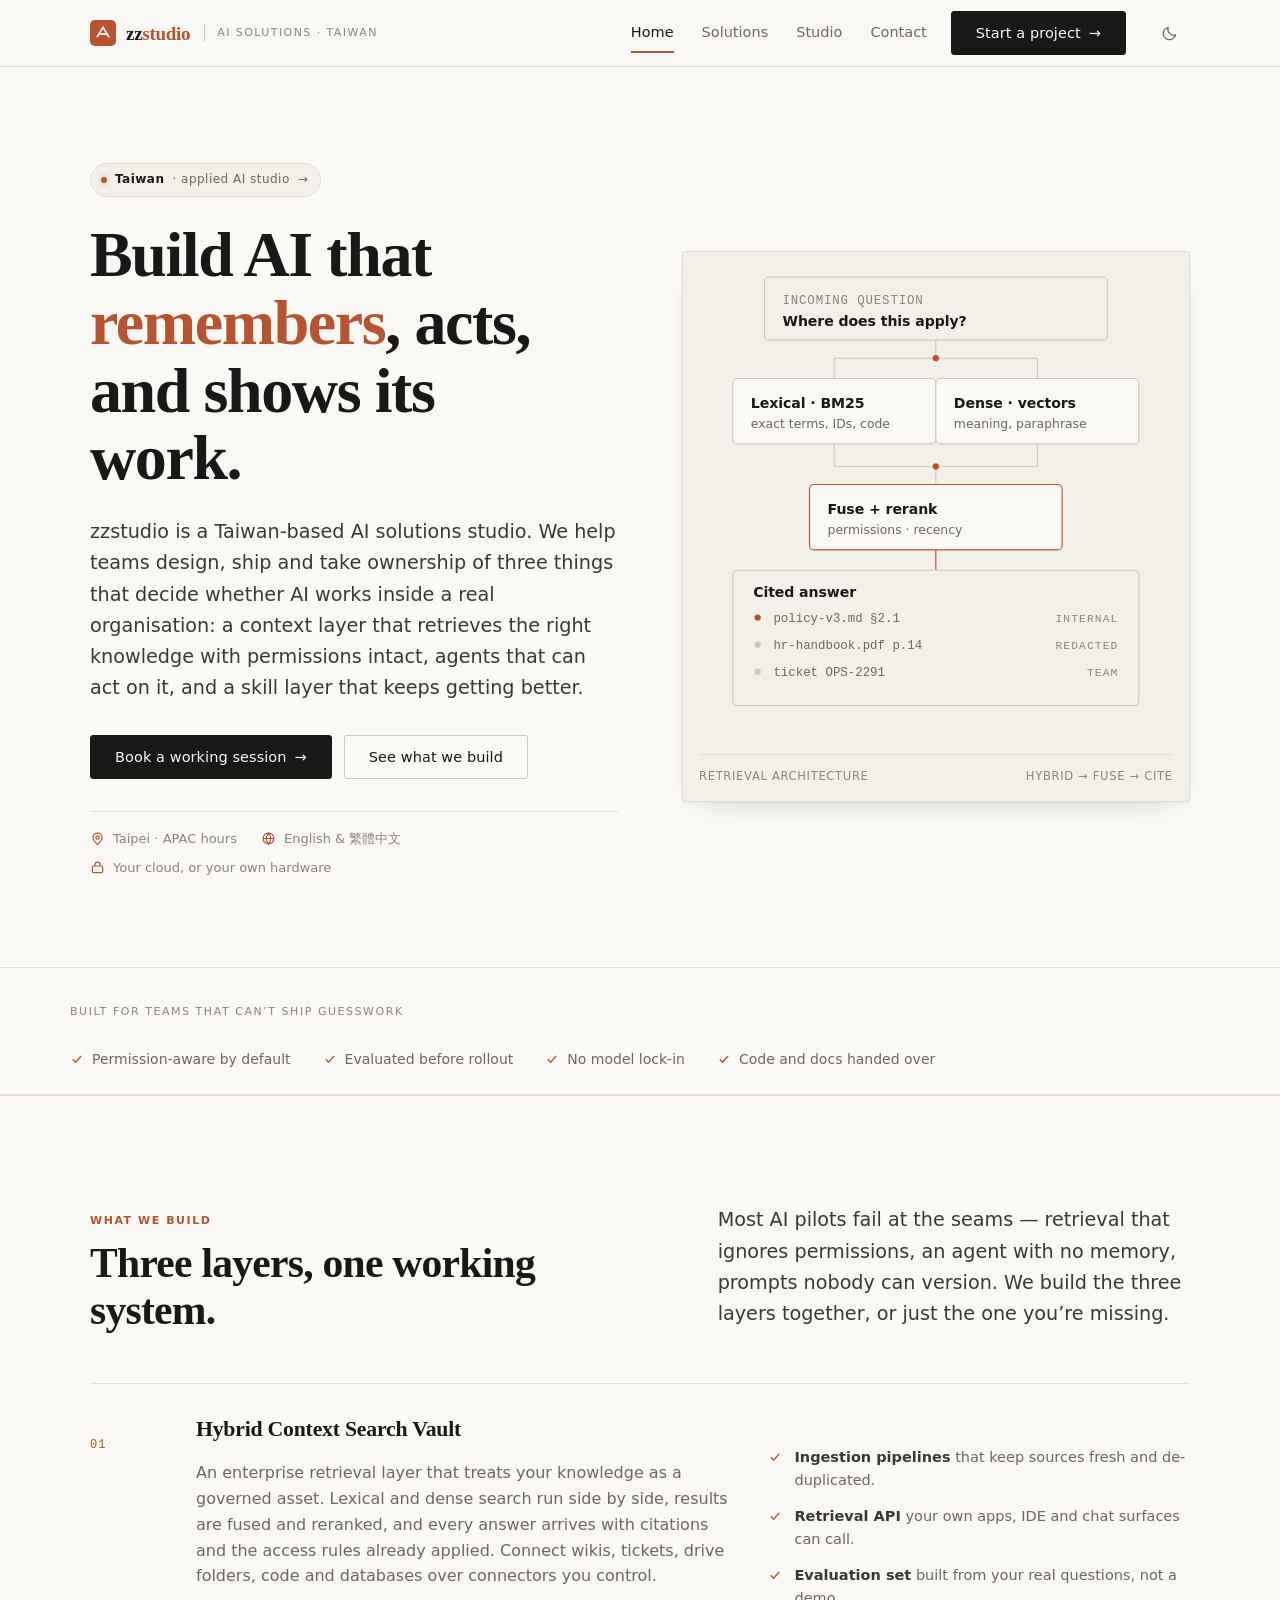
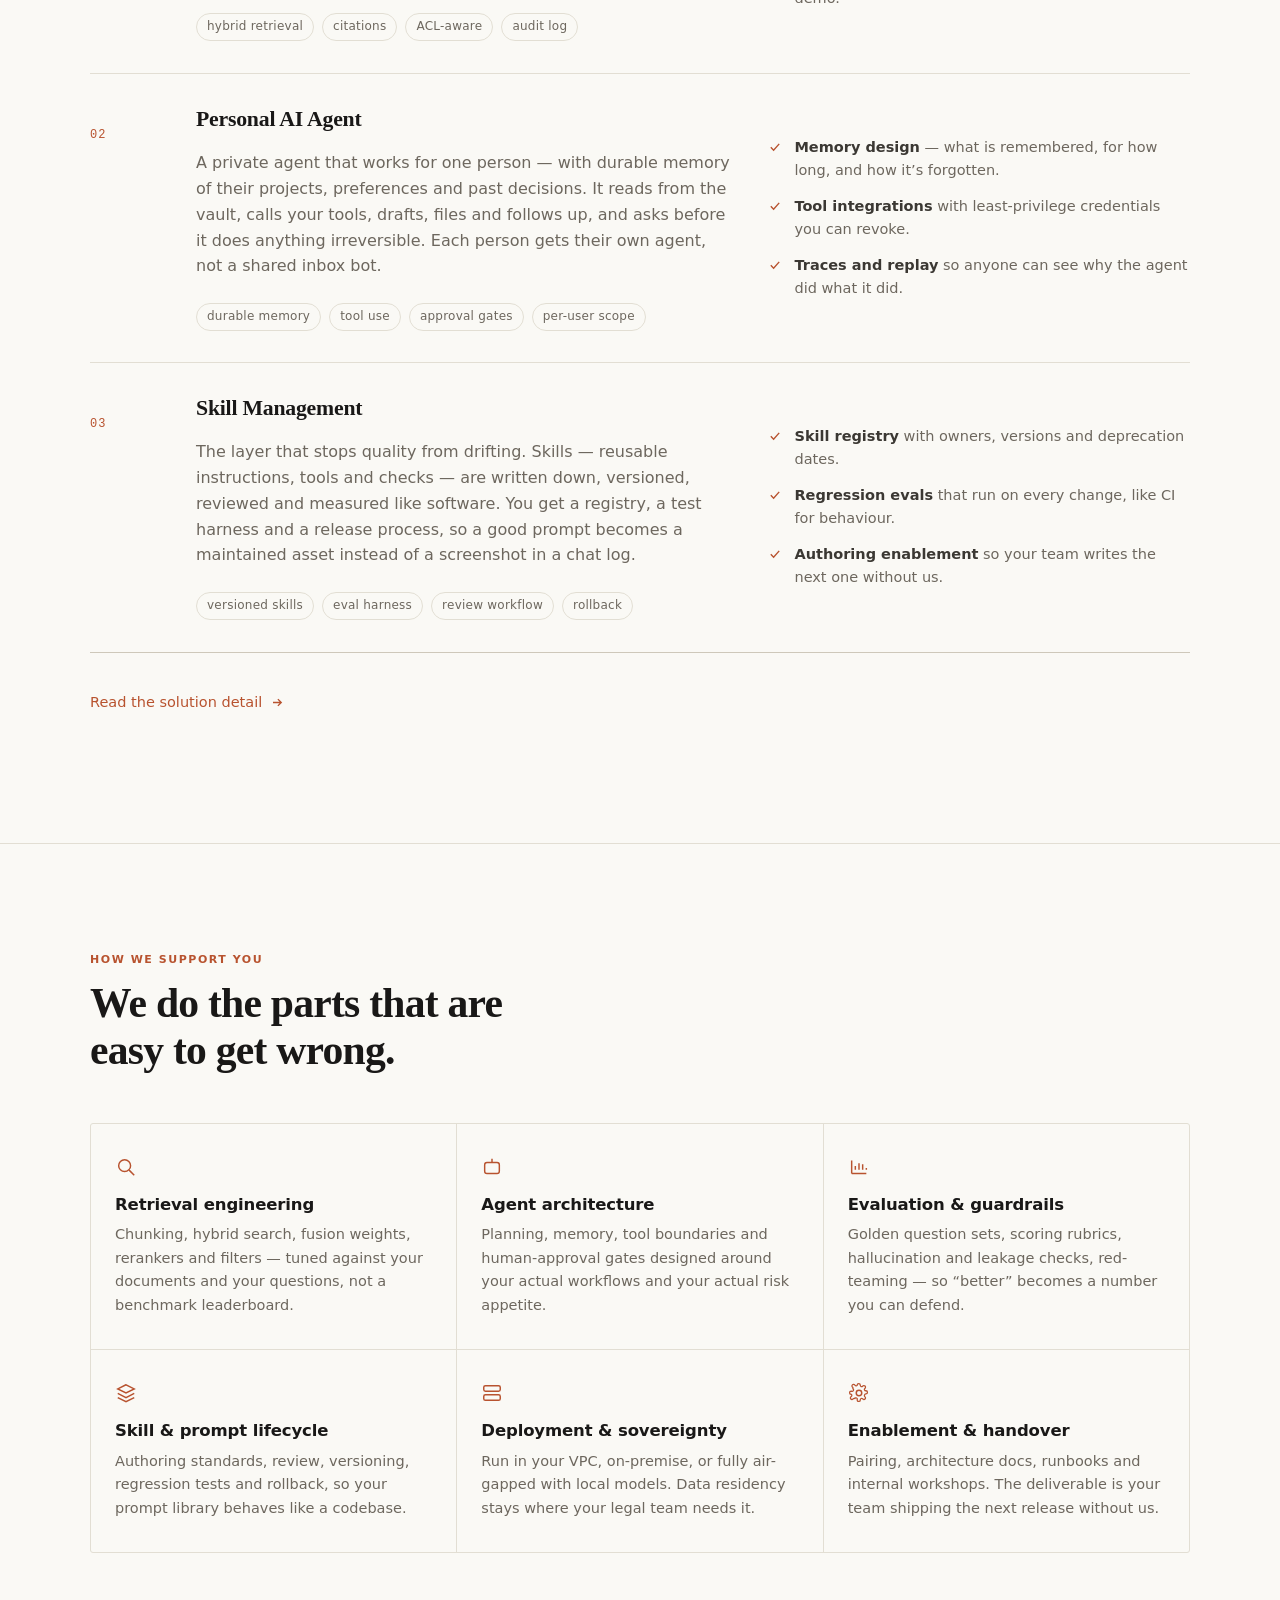
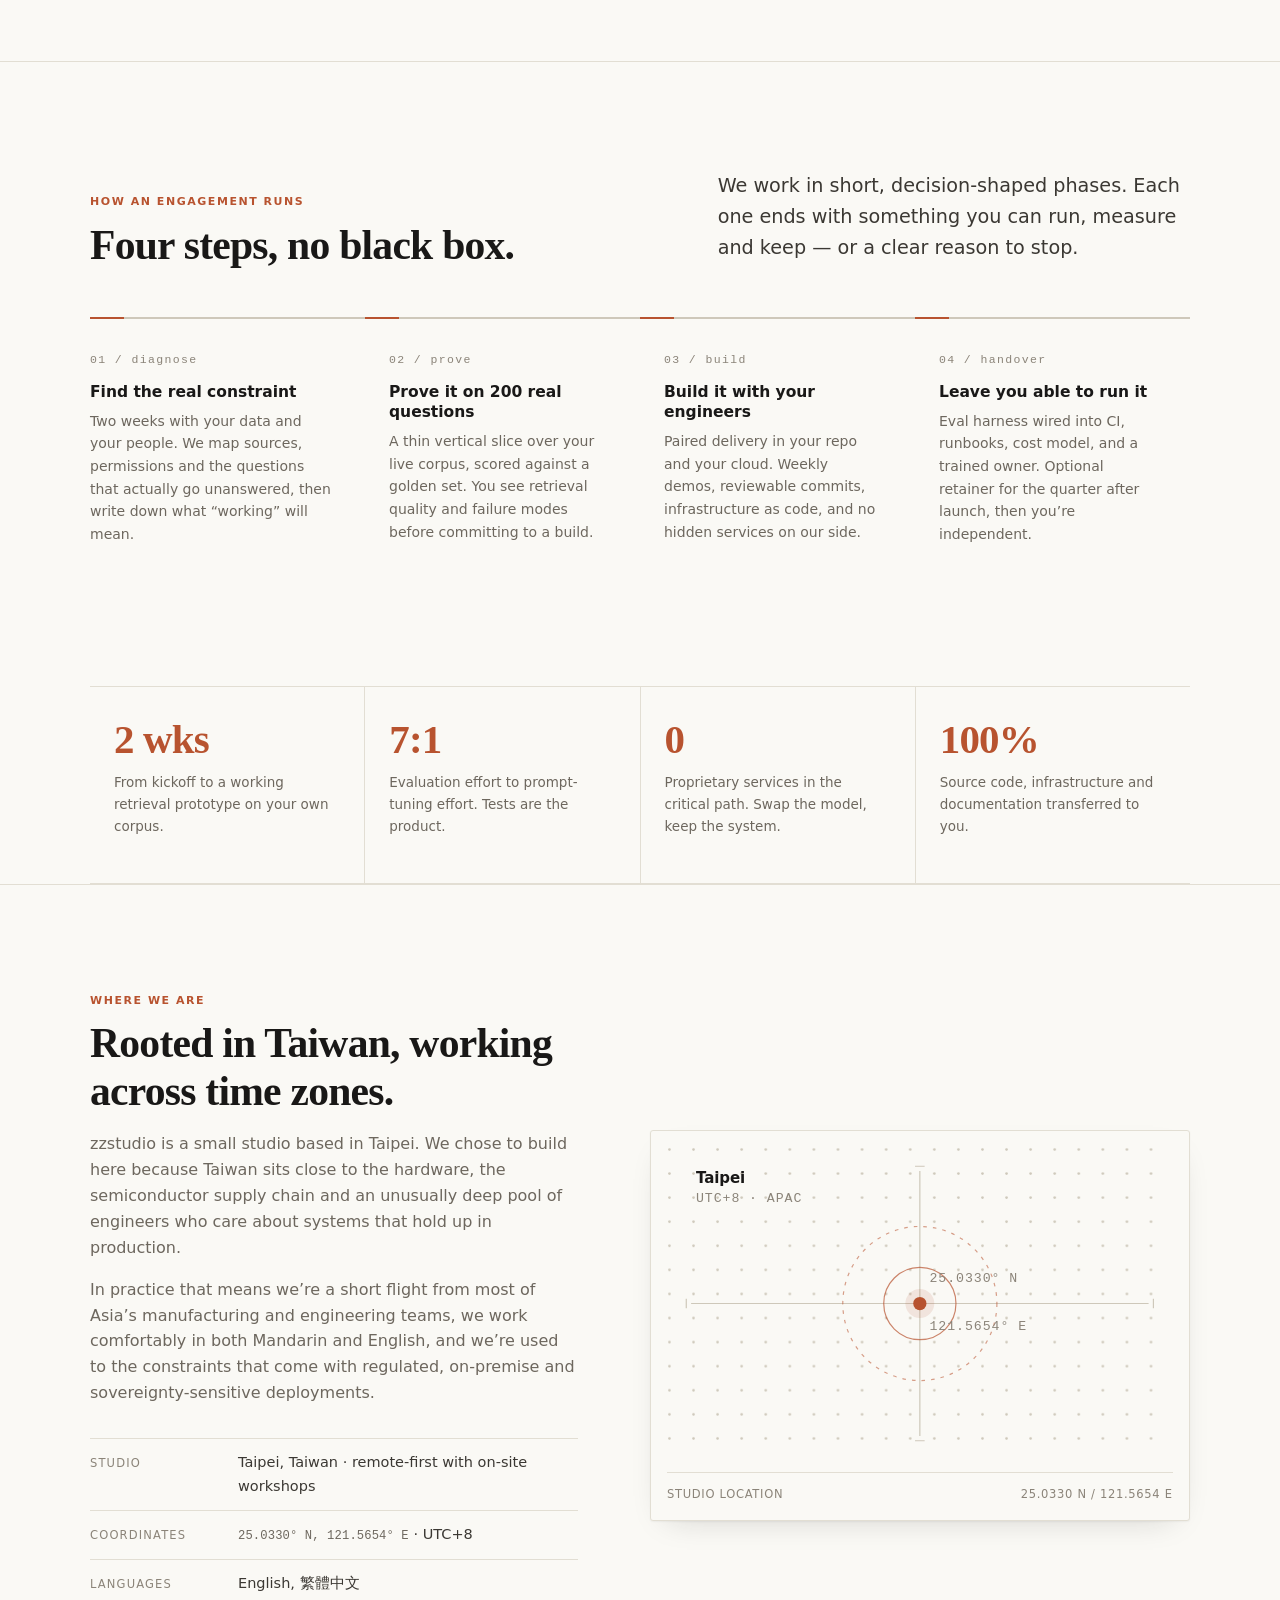
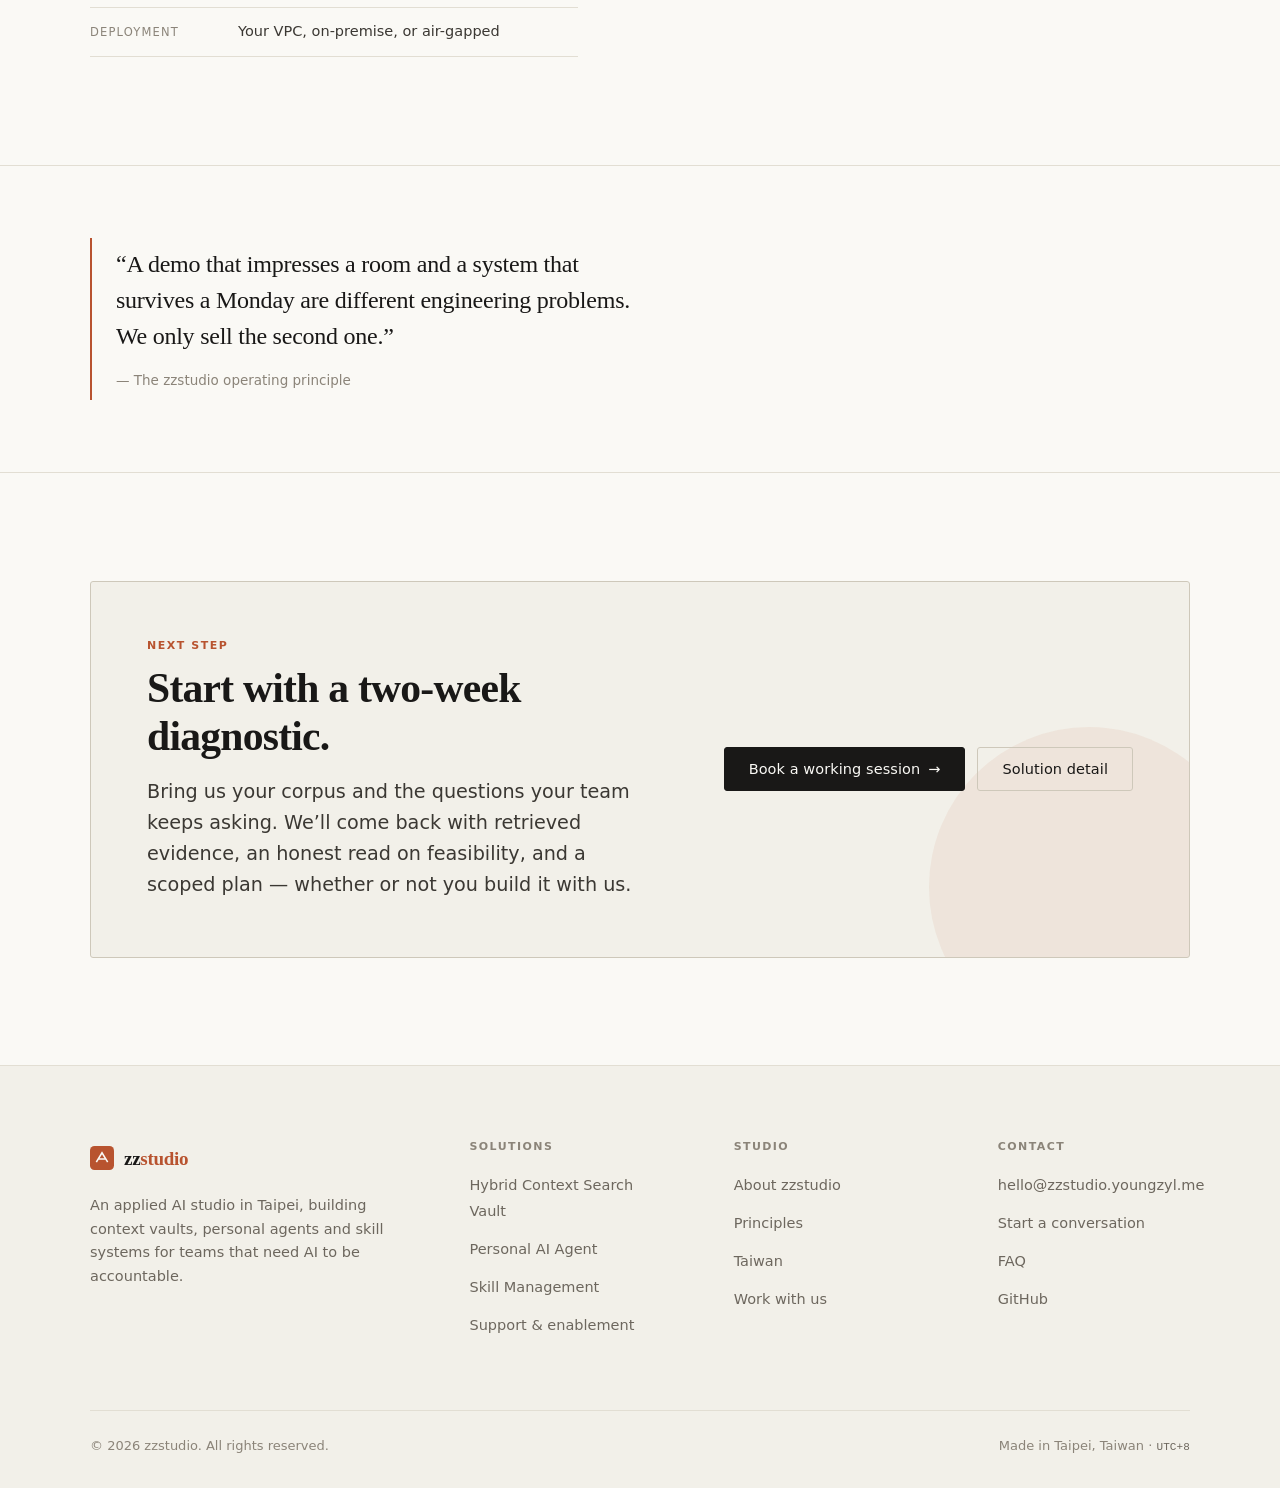
<file: index.html>
<!doctype html>
<html lang="en">
<head>
<meta charset="utf-8">
<meta name="viewport" content="width=device-width, initial-scale=1">
<title>zzstudio — AI solutions studio in Taiwan</title>
<meta name="description" content="zzstudio is a Taiwan-based AI solutions studio. We design, build and hand over hybrid context vaults, personal AI agents and skill management systems for teams that need AI to be trustworthy.">
<link rel="canonical" href="https://zzstudio.youngzyl.me/">
<meta name="color-scheme" content="light dark">
<meta name="theme-color" content="#faf9f5" media="(prefers-color-scheme: light)">
<meta name="theme-color" content="#141312" media="(prefers-color-scheme: dark)">
<meta property="og:type" content="website">
<meta property="og:site_name" content="zzstudio">
<meta property="og:title" content="zzstudio — AI solutions studio in Taiwan">
<meta property="og:description" content="We help teams build AI that remembers, acts, and shows its work.">
<meta property="og:url" content="https://zzstudio.youngzyl.me/">
<meta property="og:image" content="https://zzstudio.youngzyl.me/og.png">
<meta name="twitter:card" content="summary_large_image">
<link rel="icon" href="data:image/svg+xml,%3Csvg xmlns='http://www.w3.org/2000/svg' viewBox='0 0 32 32'%3E%3Crect width='32' height='32' rx='6' fill='%23b8532f'/%3E%3Cpath d='M9 20.5 16 9l7 11.5M11.6 17.4h8.8' stroke='%23faf9f5' stroke-width='2.1' fill='none' stroke-linecap='square'/%3E%3C/svg%3E">
<link rel="stylesheet" href="styles.css">
<script type="application/ld+json">
{
  "@context": "https://schema.org",
  "@type": "Organization",
  "name": "zzstudio",
  "url": "https://zzstudio.youngzyl.me/",
  "description": "AI solutions studio building hybrid context search vaults, personal AI agents and skill management systems.",
  "email": "hello@zzstudio.youngzyl.me",
  "address": {
    "@type": "PostalAddress",
    "addressLocality": "Taipei",
    "addressCountry": "TW"
  },
  "areaServed": "Worldwide",
  "knowsLanguage": [
    "en",
    "zh-Hant"
  ],
  "makesOffer": [
    {
      "@type": "Offer",
      "itemOffered": {
        "@type": "Service",
        "name": "Hybrid Context Search Vault"
      }
    },
    {
      "@type": "Offer",
      "itemOffered": {
        "@type": "Service",
        "name": "Personal AI Agent"
      }
    },
    {
      "@type": "Offer",
      "itemOffered": {
        "@type": "Service",
        "name": "Skill Management"
      }
    }
  ]
}
</script>
</head>
<body>
<a class="skip" href="#main">Skip to content</a>
<div class="progress" data-progress aria-hidden="true"></div>

<header class="masthead">
  <div class="shell masthead__inner">
    <a class="brand" href="index.html" aria-label="zzstudio — home">
      <svg class="brand__mark" width="26" height="26" viewBox="0 0 32 32" aria-hidden="true">
        <rect width="32" height="32" rx="6" fill="var(--clay)"></rect>
        <path d="M9 20.5 16 9l7 11.5M11.6 17.4h8.8" stroke="var(--paper)" stroke-width="2.1" fill="none" stroke-linecap="square"></path>
      </svg>
      <span class="brand__word">zz<span>studio</span></span>
      <span class="brand__sub">AI solutions · Taiwan</span>
    </a>

    <button class="icon-btn nav-toggle" type="button" data-nav-toggle aria-expanded="false" aria-controls="site-nav" aria-label="Toggle navigation">
      <svg width="20" height="20" viewBox="0 0 20 20" fill="none" stroke="currentColor" stroke-width="1.6" aria-hidden="true">
        <path d="M3 6h14M3 10h14M3 14h14"></path>
      </svg>
    </button>

    <nav class="nav" id="site-nav" data-nav data-open="false" aria-label="Primary">
      <a class="nav__link" href="index.html" aria-current="page">Home</a>
      <a class="nav__link" href="solutions.html">Solutions</a>
      <a class="nav__link" href="about.html">Studio</a>
      <a class="nav__link" href="contact.html">Contact</a>
      <span class="nav__cta"><a class="btn btn--primary" href="contact.html">Start a project <span class="btn__arrow" aria-hidden="true">→</span></a></span>
    </nav>

    <div class="masthead__tools">
      <button class="icon-btn theme-toggle" type="button" data-theme-toggle aria-pressed="false" aria-label="Switch appearance">
        <svg class="moon" width="18" height="18" viewBox="0 0 20 20" fill="none" stroke="currentColor" stroke-width="1.5" aria-hidden="true">
          <path d="M16 12.2A6.8 6.8 0 0 1 7.8 4a6.8 6.8 0 1 0 8.2 8.2Z"></path>
        </svg>
        <svg class="sun" width="18" height="18" viewBox="0 0 20 20" fill="none" stroke="currentColor" stroke-width="1.5" aria-hidden="true">
          <circle cx="10" cy="10" r="3.6"></circle>
          <path d="M10 2v2M10 16v2M2 10h2M16 10h2M4.3 4.3l1.4 1.4M14.3 14.3l1.4 1.4M15.7 4.3l-1.4 1.4M5.7 14.3l-1.4 1.4"></path>
        </svg>
      </button>
    </div>
  </div>
</header>

<main id="main">

  <!-- ============================================================ hero -->
  <section class="hero">
    <div class="shell hero__grid">
      <div>
        <a class="hero__tag" href="about.html">
          <span class="hero__pip" aria-hidden="true"></span>
          <b>Taiwan</b> · applied AI studio <span aria-hidden="true">→</span>
        </a>

        <h1 class="display hero__title">Build AI that <em>remembers</em>, acts, and shows its work.</h1>

        <p class="lede">zzstudio is a Taiwan-based AI solutions studio. We help teams design, ship and take ownership of three things that decide whether AI works inside a real organisation: a context layer that retrieves the right knowledge with permissions intact, agents that can act on it, and a skill layer that keeps getting better.</p>

        <div class="hero__actions">
          <a class="btn btn--primary" href="contact.html">Book a working session <span class="btn__arrow" aria-hidden="true">→</span></a>
          <a class="btn" href="solutions.html">See what we build</a>
        </div>

        <p class="hero__meta">
          <span>
            <svg width="15" height="15" viewBox="0 0 20 20" fill="none" stroke="currentColor" stroke-width="1.6" aria-hidden="true"><path d="M10 18s6-5.2 6-9.2A6 6 0 0 0 4 8.8C4 12.8 10 18 10 18Z"></path><circle cx="10" cy="8.6" r="2.2"></circle></svg>
            Taipei · APAC hours
          </span>
          <span>
            <svg width="15" height="15" viewBox="0 0 20 20" fill="none" stroke="currentColor" stroke-width="1.6" aria-hidden="true"><circle cx="10" cy="10" r="7.2"></circle><path d="M2.8 10h14.4M10 2.8c1.9 2 2.9 4.5 2.9 7.2S11.9 15.2 10 17.2C8.1 15.2 7.1 12.7 7.1 10S8.1 4.8 10 2.8Z"></path></svg>
            English &amp; 繁體中文
          </span>
          <span>
            <svg width="15" height="15" viewBox="0 0 20 20" fill="none" stroke="currentColor" stroke-width="1.6" aria-hidden="true"><rect x="3.2" y="8" width="13.6" height="8.8" rx="1.6"></rect><path d="M6.6 8V6.2a3.4 3.4 0 0 1 6.8 0V8"></path></svg>
            Your cloud, or your own hardware
          </span>
        </p>
      </div>

      <figure class="figure reveal" aria-label="Diagram: a question is answered by combining lexical and vector retrieval, fused and reranked against permissions, returning a cited answer">
        <svg class="diagram" viewBox="0 0 420 420" role="img" aria-hidden="true" focusable="false">
          <!-- question -->
          <rect class="box box--soft" x="58" y="8" width="304" height="56" rx="4"></rect>
          <text x="74" y="32">incoming question</text>
          <text class="t-strong" x="74" y="51">Where does this apply?</text>

          <!-- fan out to both retrieval modes -->
          <path class="wire" d="M210 64V80"></path>
          <path class="wire" d="M120 80H300"></path>
          <path class="wire" d="M120 80V98"></path>
          <path class="wire" d="M300 80V98"></path>
          <circle class="node-dot" cx="210" cy="80" r="2.8"></circle>

          <!-- hybrid lanes -->
          <rect class="box" x="30" y="98" width="180" height="58" rx="4"></rect>
          <text class="t-strong" x="46" y="124">Lexical · BM25</text>
          <text class="t-body" x="46" y="142">exact terms, IDs, code</text>

          <rect class="box" x="210" y="98" width="180" height="58" rx="4"></rect>
          <text class="t-strong" x="226" y="124">Dense · vectors</text>
          <text class="t-body" x="226" y="142">meaning, paraphrase</text>

          <!-- converge -->
          <path class="wire" d="M120 156V176"></path>
          <path class="wire" d="M300 156V176"></path>
          <path class="wire" d="M120 176H300"></path>
          <path class="wire" d="M210 176V192"></path>
          <circle class="node-dot" cx="210" cy="176" r="2.8"></circle>

          <!-- fuse + rerank -->
          <rect class="box box--accent" x="98" y="192" width="224" height="58" rx="4"></rect>
          <text class="t-strong" x="114" y="218">Fuse + rerank</text>
          <text class="t-body" x="114" y="236">permissions · recency</text>

          <!-- answer with citations -->
          <path class="wire wire--accent" d="M210 250V268"></path>
          <rect class="box box--soft" x="30" y="268" width="360" height="120" rx="4"></rect>
          <text class="t-strong" x="48" y="292">Cited answer</text>

          <circle class="node-dot" cx="52" cy="310" r="2.8"></circle>
          <text class="t-cite" x="66" y="314">policy-v3.md §2.1</text>
          <text class="t-flag" x="372" y="314" text-anchor="end">internal</text>

          <circle cx="52" cy="334" r="2.8" fill="var(--rule-2)"></circle>
          <text class="t-cite" x="66" y="338">hr-handbook.pdf p.14</text>
          <text class="t-flag" x="372" y="338" text-anchor="end">redacted</text>

          <circle cx="52" cy="358" r="2.8" fill="var(--rule-2)"></circle>
          <text class="t-cite" x="66" y="362">ticket OPS-2291</text>
          <text class="t-flag" x="372" y="362" text-anchor="end">team</text>
        </svg>
        <figcaption class="figure__cap">
          <span>Retrieval architecture</span>
          <span>hybrid → fuse → cite</span>
        </figcaption>
      </figure>
    </div>
  </section>

  <!-- ======================================================= trust bar -->
  <section class="trust" aria-label="What we hold ourselves to">
    <div class="shell trust__inner">
      <p class="trust__label">Built for teams that can’t ship guesswork</p>
      <ul class="trust__list">
        <li><svg width="14" height="14" viewBox="0 0 20 20" fill="none" stroke="currentColor" stroke-width="2" aria-hidden="true"><path d="M4 10.5 8 14.5 16 5.5"></path></svg>Permission-aware by default</li>
        <li><svg width="14" height="14" viewBox="0 0 20 20" fill="none" stroke="currentColor" stroke-width="2" aria-hidden="true"><path d="M4 10.5 8 14.5 16 5.5"></path></svg>Evaluated before rollout</li>
        <li><svg width="14" height="14" viewBox="0 0 20 20" fill="none" stroke="currentColor" stroke-width="2" aria-hidden="true"><path d="M4 10.5 8 14.5 16 5.5"></path></svg>No model lock-in</li>
        <li><svg width="14" height="14" viewBox="0 0 20 20" fill="none" stroke="currentColor" stroke-width="2" aria-hidden="true"><path d="M4 10.5 8 14.5 16 5.5"></path></svg>Code and docs handed over</li>
      </ul>
    </div>
  </section>

  <!-- ======================================================= offerings -->
  <section class="section" id="what-we-build">
    <div class="shell">
      <div class="sec-head sec-head--split">
        <div>
          <p class="eyebrow">What we build</p>
          <h2 class="h2">Three layers, one working system.</h2>
        </div>
        <div class="sec-head__aside">
          <p class="lede">Most AI pilots fail at the seams — retrieval that ignores permissions, an agent with no memory, prompts nobody can version. We build the three layers together, or just the one you’re missing.</p>
        </div>
      </div>

      <div class="offer reveal">
        <p class="offer__num">01</p>
        <div class="offer__body">
          <h3 class="h3 offer__title"><a href="solutions.html#vault">Hybrid Context Search Vault</a></h3>
          <p class="body-copy">An enterprise retrieval layer that treats your knowledge as a governed asset. Lexical and dense search run side by side, results are fused and reranked, and every answer arrives with citations and the access rules already applied. Connect wikis, tickets, drive folders, code and databases over connectors you control.</p>
          <ul class="tagset">
            <li class="tag">hybrid retrieval</li>
            <li class="tag">citations</li>
            <li class="tag">ACL-aware</li>
            <li class="tag">audit log</li>
          </ul>
        </div>
        <div class="offer__aside">
          <ul class="ticks">
            <li><svg width="14" height="14" viewBox="0 0 20 20" fill="none" stroke="currentColor" stroke-width="2" aria-hidden="true"><path d="M4 10.5 8 14.5 16 5.5"></path></svg><span><strong>Ingestion pipelines</strong> that keep sources fresh and de-duplicated.</span></li>
            <li><svg width="14" height="14" viewBox="0 0 20 20" fill="none" stroke="currentColor" stroke-width="2" aria-hidden="true"><path d="M4 10.5 8 14.5 16 5.5"></path></svg><span><strong>Retrieval API</strong> your own apps, IDE and chat surfaces can call.</span></li>
            <li><svg width="14" height="14" viewBox="0 0 20 20" fill="none" stroke="currentColor" stroke-width="2" aria-hidden="true"><path d="M4 10.5 8 14.5 16 5.5"></path></svg><span><strong>Evaluation set</strong> built from your real questions, not a demo.</span></li>
          </ul>
        </div>
      </div>

      <div class="offer reveal">
        <p class="offer__num">02</p>
        <div class="offer__body">
          <h3 class="h3 offer__title"><a href="solutions.html#agent">Personal AI Agent</a></h3>
          <p class="body-copy">A private agent that works for one person — with durable memory of their projects, preferences and past decisions. It reads from the vault, calls your tools, drafts, files and follows up, and asks before it does anything irreversible. Each person gets their own agent, not a shared inbox bot.</p>
          <ul class="tagset">
            <li class="tag">durable memory</li>
            <li class="tag">tool use</li>
            <li class="tag">approval gates</li>
            <li class="tag">per-user scope</li>
          </ul>
        </div>
        <div class="offer__aside">
          <ul class="ticks">
            <li><svg width="14" height="14" viewBox="0 0 20 20" fill="none" stroke="currentColor" stroke-width="2" aria-hidden="true"><path d="M4 10.5 8 14.5 16 5.5"></path></svg><span><strong>Memory design</strong> — what is remembered, for how long, and how it’s forgotten.</span></li>
            <li><svg width="14" height="14" viewBox="0 0 20 20" fill="none" stroke="currentColor" stroke-width="2" aria-hidden="true"><path d="M4 10.5 8 14.5 16 5.5"></path></svg><span><strong>Tool integrations</strong> with least-privilege credentials you can revoke.</span></li>
            <li><svg width="14" height="14" viewBox="0 0 20 20" fill="none" stroke="currentColor" stroke-width="2" aria-hidden="true"><path d="M4 10.5 8 14.5 16 5.5"></path></svg><span><strong>Traces and replay</strong> so anyone can see why the agent did what it did.</span></li>
          </ul>
        </div>
      </div>

      <div class="offer reveal">
        <p class="offer__num">03</p>
        <div class="offer__body">
          <h3 class="h3 offer__title"><a href="solutions.html#skills">Skill Management</a></h3>
          <p class="body-copy">The layer that stops quality from drifting. Skills — reusable instructions, tools and checks — are written down, versioned, reviewed and measured like software. You get a registry, a test harness and a release process, so a good prompt becomes a maintained asset instead of a screenshot in a chat log.</p>
          <ul class="tagset">
            <li class="tag">versioned skills</li>
            <li class="tag">eval harness</li>
            <li class="tag">review workflow</li>
            <li class="tag">rollback</li>
          </ul>
        </div>
        <div class="offer__aside">
          <ul class="ticks">
            <li><svg width="14" height="14" viewBox="0 0 20 20" fill="none" stroke="currentColor" stroke-width="2" aria-hidden="true"><path d="M4 10.5 8 14.5 16 5.5"></path></svg><span><strong>Skill registry</strong> with owners, versions and deprecation dates.</span></li>
            <li><svg width="14" height="14" viewBox="0 0 20 20" fill="none" stroke="currentColor" stroke-width="2" aria-hidden="true"><path d="M4 10.5 8 14.5 16 5.5"></path></svg><span><strong>Regression evals</strong> that run on every change, like CI for behaviour.</span></li>
            <li><svg width="14" height="14" viewBox="0 0 20 20" fill="none" stroke="currentColor" stroke-width="2" aria-hidden="true"><path d="M4 10.5 8 14.5 16 5.5"></path></svg><span><strong>Authoring enablement</strong> so your team writes the next one without us.</span></li>
          </ul>
        </div>
      </div>

      <p style="margin-top:var(--s6)"><a class="arrow-link" href="solutions.html">Read the solution detail <svg width="15" height="15" viewBox="0 0 20 20" fill="none" stroke="currentColor" stroke-width="1.8" aria-hidden="true"><path d="M4 10h11M10.5 5.5 15 10l-4.5 4.5"></path></svg></a></p>
    </div>
  </section>

  <!-- ====================================================== capability -->
  <section class="section">
    <div class="shell">
      <div class="sec-head">
        <p class="eyebrow">How we support you</p>
        <h2 class="h2">We do the parts that are easy to get wrong.</h2>
      </div>

      <div class="grid grid--3 reveal">
        <div class="cell">
          <svg class="cell__icon" width="22" height="22" viewBox="0 0 24 24" fill="none" stroke="currentColor" stroke-width="1.6" aria-hidden="true"><circle cx="10.5" cy="10.5" r="6.5"></circle><path d="M15.4 15.4 21 21"></path></svg>
          <h3 class="cell__title">Retrieval engineering</h3>
          <p>Chunking, hybrid search, fusion weights, rerankers and filters — tuned against your documents and your questions, not a benchmark leaderboard.</p>
        </div>
        <div class="cell">
          <svg class="cell__icon" width="22" height="22" viewBox="0 0 24 24" fill="none" stroke="currentColor" stroke-width="1.6" aria-hidden="true"><rect x="4" y="7" width="16" height="12" rx="2.5"></rect><path d="M12 3v4M9 13h.01M15 13h.01"></path></svg>
          <h3 class="cell__title">Agent architecture</h3>
          <p>Planning, memory, tool boundaries and human-approval gates designed around your actual workflows and your actual risk appetite.</p>
        </div>
        <div class="cell">
          <svg class="cell__icon" width="22" height="22" viewBox="0 0 24 24" fill="none" stroke="currentColor" stroke-width="1.6" aria-hidden="true"><path d="M4 19V5M4 19h16"></path><path d="M8 15v-4M12 15V8M16 15v-6M20 15v-2"></path></svg>
          <h3 class="cell__title">Evaluation &amp; guardrails</h3>
          <p>Golden question sets, scoring rubrics, hallucination and leakage checks, red-teaming — so “better” becomes a number you can defend.</p>
        </div>
        <div class="cell">
          <svg class="cell__icon" width="22" height="22" viewBox="0 0 24 24" fill="none" stroke="currentColor" stroke-width="1.6" aria-hidden="true"><path d="M12 3 3 7.5l9 4.5 9-4.5L12 3Z"></path><path d="M3 12.5 12 17l9-4.5M3 17 12 21.5 21 17"></path></svg>
          <h3 class="cell__title">Skill &amp; prompt lifecycle</h3>
          <p>Authoring standards, review, versioning, regression tests and rollback, so your prompt library behaves like a codebase.</p>
        </div>
        <div class="cell">
          <svg class="cell__icon" width="22" height="22" viewBox="0 0 24 24" fill="none" stroke="currentColor" stroke-width="1.6" aria-hidden="true"><rect x="3" y="4" width="18" height="6" rx="1.8"></rect><rect x="3" y="14" width="18" height="6" rx="1.8"></rect><path d="M7 7h.01M7 17h.01"></path></svg>
          <h3 class="cell__title">Deployment &amp; sovereignty</h3>
          <p>Run in your VPC, on-premise, or fully air-gapped with local models. Data residency stays where your legal team needs it.</p>
        </div>
        <div class="cell">
          <svg class="cell__icon" width="22" height="22" viewBox="0 0 24 24" fill="none" stroke="currentColor" stroke-width="1.6" aria-hidden="true"><path d="M12 15a3 3 0 1 0 0-6 3 3 0 0 0 0 6Z"></path><path d="M19.4 15a1.7 1.7 0 0 0 .3 1.9l.1.1a2 2 0 1 1-2.8 2.8l-.1-.1a1.7 1.7 0 0 0-2.9 1.2v.2a2 2 0 1 1-4 0v-.1A1.7 1.7 0 0 0 7 19.4a1.7 1.7 0 0 0-1.9.3l-.1.1a2 2 0 1 1-2.8-2.8l.1-.1A1.7 1.7 0 0 0 2.6 14H2.4a2 2 0 1 1 0-4h.2A1.7 1.7 0 0 0 4.6 7a1.7 1.7 0 0 0-.3-1.9l-.1-.1a2 2 0 1 1 2.8-2.8l.1.1A1.7 1.7 0 0 0 10 2.6V2.4a2 2 0 1 1 4 0v.2a1.7 1.7 0 0 0 2.9 1.2l.1-.1a2 2 0 1 1 2.8 2.8l-.1.1a1.7 1.7 0 0 0 1.2 2.9h.2a2 2 0 1 1 0 4h-.2a1.7 1.7 0 0 0-1.5 1.2Z" transform="scale(0.86) translate(1.6 1.6)"></path></svg>
          <h3 class="cell__title">Enablement &amp; handover</h3>
          <p>Pairing, architecture docs, runbooks and internal workshops. The deliverable is your team shipping the next release without us.</p>
        </div>
      </div>
    </div>
  </section>

  <!-- ========================================================= process -->
  <section class="section">
    <div class="shell">
      <div class="sec-head sec-head--split">
        <div>
          <p class="eyebrow">How an engagement runs</p>
          <h2 class="h2">Four steps, no black box.</h2>
        </div>
        <div class="sec-head__aside">
          <p class="lede">We work in short, decision-shaped phases. Each one ends with something you can run, measure and keep — or a clear reason to stop.</p>
        </div>
      </div>

      <div class="steps reveal">
        <div class="step">
          <span class="step__num">01 / diagnose</span>
          <h3 class="step__title">Find the real constraint</h3>
          <p>Two weeks with your data and your people. We map sources, permissions and the questions that actually go unanswered, then write down what “working” will mean.</p>
        </div>
        <div class="step">
          <span class="step__num">02 / prove</span>
          <h3 class="step__title">Prove it on 200 real questions</h3>
          <p>A thin vertical slice over your live corpus, scored against a golden set. You see retrieval quality and failure modes before committing to a build.</p>
        </div>
        <div class="step">
          <span class="step__num">03 / build</span>
          <h3 class="step__title">Build it with your engineers</h3>
          <p>Paired delivery in your repo and your cloud. Weekly demos, reviewable commits, infrastructure as code, and no hidden services on our side.</p>
        </div>
        <div class="step">
          <span class="step__num">04 / handover</span>
          <h3 class="step__title">Leave you able to run it</h3>
          <p>Eval harness wired into CI, runbooks, cost model, and a trained owner. Optional retainer for the quarter after launch, then you’re independent.</p>
        </div>
      </div>
    </div>
  </section>

  <!-- =========================================================== stats -->
  <section aria-label="How we work, in numbers">
    <div class="shell">
      <div class="stats stats--4 reveal">
        <div class="stat"><span class="stat__num">2 wks</span><p class="stat__label">From kickoff to a working retrieval prototype on your own corpus.</p></div>
        <div class="stat"><span class="stat__num">7:1</span><p class="stat__label">Evaluation effort to prompt-tuning effort. Tests are the product.</p></div>
        <div class="stat"><span class="stat__num">0</span><p class="stat__label">Proprietary services in the critical path. Swap the model, keep the system.</p></div>
        <div class="stat"><span class="stat__num">100%</span><p class="stat__label">Source code, infrastructure and documentation transferred to you.</p></div>
      </div>
    </div>
  </section>

  <!-- ========================================================= taiwan -->
  <section class="section" id="taiwan">
    <div class="shell taiwan">
      <div>
        <p class="eyebrow">Where we are</p>
        <h2 class="h2">Rooted in Taiwan, working across time zones.</h2>
        <p class="body-copy">zzstudio is a small studio based in Taipei. We chose to build here because Taiwan sits close to the hardware, the semiconductor supply chain and an unusually deep pool of engineers who care about systems that hold up in production.</p>
        <p class="body-copy">In practice that means we’re a short flight from most of Asia’s manufacturing and engineering teams, we work comfortably in both Mandarin and English, and we’re used to the constraints that come with regulated, on-premise and sovereignty-sensitive deployments.</p>

        <ul class="facts">
          <li><span class="k">Studio</span><span class="v">Taipei, Taiwan · remote-first with on-site workshops</span></li>
          <li><span class="k">Coordinates</span><span class="v"><span class="mono">25.0330° N, 121.5654° E</span> · UTC+8</span></li>
          <li><span class="k">Languages</span><span class="v">English, 繁體中文</span></li>
          <li><span class="k">Deployment</span><span class="v">Your VPC, on-premise, or air-gapped</span></li>
        </ul>
      </div>

      <figure class="figure reveal" style="background:var(--paper)">
        <svg class="diagram" viewBox="0 0 420 260" role="img" aria-label="Coordinate crosshair marking Taipei at 25.0330 degrees north, 121.5654 degrees east">
          <defs>
            <pattern id="dotgrid" width="20" height="20" patternUnits="userSpaceOnUse">
              <circle cx="2" cy="2" r="1.1" fill="var(--rule-2)"></circle>
            </pattern>
          </defs>
          <rect x="0" y="0" width="420" height="260" fill="url(#dotgrid)"></rect>

          <path class="wire" d="M20 130H400"></path>
          <path class="wire" d="M210 20V240"></path>

          <circle class="ring" cx="210" cy="130" r="64" fill="none" stroke="var(--clay)" stroke-width="1" stroke-dasharray="3 5" opacity=".55"></circle>
          <circle cx="210" cy="130" r="30" fill="none" stroke="var(--clay)" stroke-width="1" opacity=".7"></circle>
          <circle cx="210" cy="130" r="5.5" fill="var(--clay)"></circle>
          <circle cx="210" cy="130" r="12" fill="var(--clay)" opacity=".12" class="pulse"></circle>

          <path class="wire" d="M16 126v8M404 126v8M206 16h8M206 244h8"></path>

          <text x="218" y="112">25.0330° N</text>
          <text x="218" y="152">121.5654° E</text>
          <text class="t-strong" x="24" y="30">Taipei</text>
          <text x="24" y="46">UTC+8 · APAC</text>
        </svg>
        <figcaption class="figure__cap">
          <span>Studio location</span>
          <span>25.0330 N / 121.5654 E</span>
        </figcaption>
      </figure>
    </div>
  </section>

  <!-- =========================================================== quote -->
  <section class="section section--tight">
    <div class="shell">
      <blockquote class="quote reveal">
        <p>“A demo that impresses a room and a system that survives a Monday are different engineering problems. We only sell the second one.”</p>
        <footer>— The zzstudio operating principle</footer>
      </blockquote>
    </div>
  </section>

  <!-- ============================================================= cta -->
  <section class="section">
    <div class="shell">
      <div class="cta reveal">
        <div class="cta__body">
          <p class="eyebrow">Next step</p>
          <h2 class="h2">Start with a two-week diagnostic.</h2>
          <p class="lede">Bring us your corpus and the questions your team keeps asking. We’ll come back with retrieved evidence, an honest read on feasibility, and a scoped plan — whether or not you build it with us.</p>
        </div>
        <div class="cta__actions">
          <a class="btn btn--primary" href="contact.html">Book a working session <span class="btn__arrow" aria-hidden="true">→</span></a>
          <a class="btn" href="solutions.html">Solution detail</a>
        </div>
      </div>
    </div>
  </section>

</main>

<footer class="footer">
  <div class="shell">
    <div class="footer__grid">
      <div>
        <a class="brand" href="index.html" aria-label="zzstudio — home">
          <svg class="brand__mark" width="24" height="24" viewBox="0 0 32 32" aria-hidden="true">
            <rect width="32" height="32" rx="6" fill="var(--clay)"></rect>
            <path d="M9 20.5 16 9l7 11.5M11.6 17.4h8.8" stroke="var(--paper)" stroke-width="2.1" fill="none" stroke-linecap="square"></path>
          </svg>
          <span class="brand__word">zz<span>studio</span></span>
        </a>
        <p class="footer__blurb">An applied AI studio in Taipei, building context vaults, personal agents and skill systems for teams that need AI to be accountable.</p>
      </div>

      <div>
        <h4>Solutions</h4>
        <ul>
          <li><a href="solutions.html#vault">Hybrid Context Search Vault</a></li>
          <li><a href="solutions.html#agent">Personal AI Agent</a></li>
          <li><a href="solutions.html#skills">Skill Management</a></li>
          <li><a href="solutions.html#support">Support &amp; enablement</a></li>
        </ul>
      </div>

      <div>
        <h4>Studio</h4>
        <ul>
          <li><a href="about.html">About zzstudio</a></li>
          <li><a href="about.html#principles">Principles</a></li>
          <li><a href="about.html#taiwan">Taiwan</a></li>
          <li><a href="about.html#careers">Work with us</a></li>
        </ul>
      </div>

      <div>
        <h4>Contact</h4>
        <ul>
          <li><a href="mailto:hello@zzstudio.youngzyl.me">hello@zzstudio.youngzyl.me</a></li>
          <li><a href="contact.html">Start a conversation</a></li>
          <li><a href="contact.html#faq">FAQ</a></li>
          <li><a href="https://github.com/" rel="noopener">GitHub</a></li>
        </ul>
      </div>
    </div>

    <div class="footer__base">
      <p>© <span data-year>2025</span> zzstudio. All rights reserved.</p>
      <p>Made in Taipei, Taiwan · <span class="mono">UTC+8</span></p>
    </div>
  </div>
</footer>

<script src="main.js" defer></script>
</body>
</html>
</file>
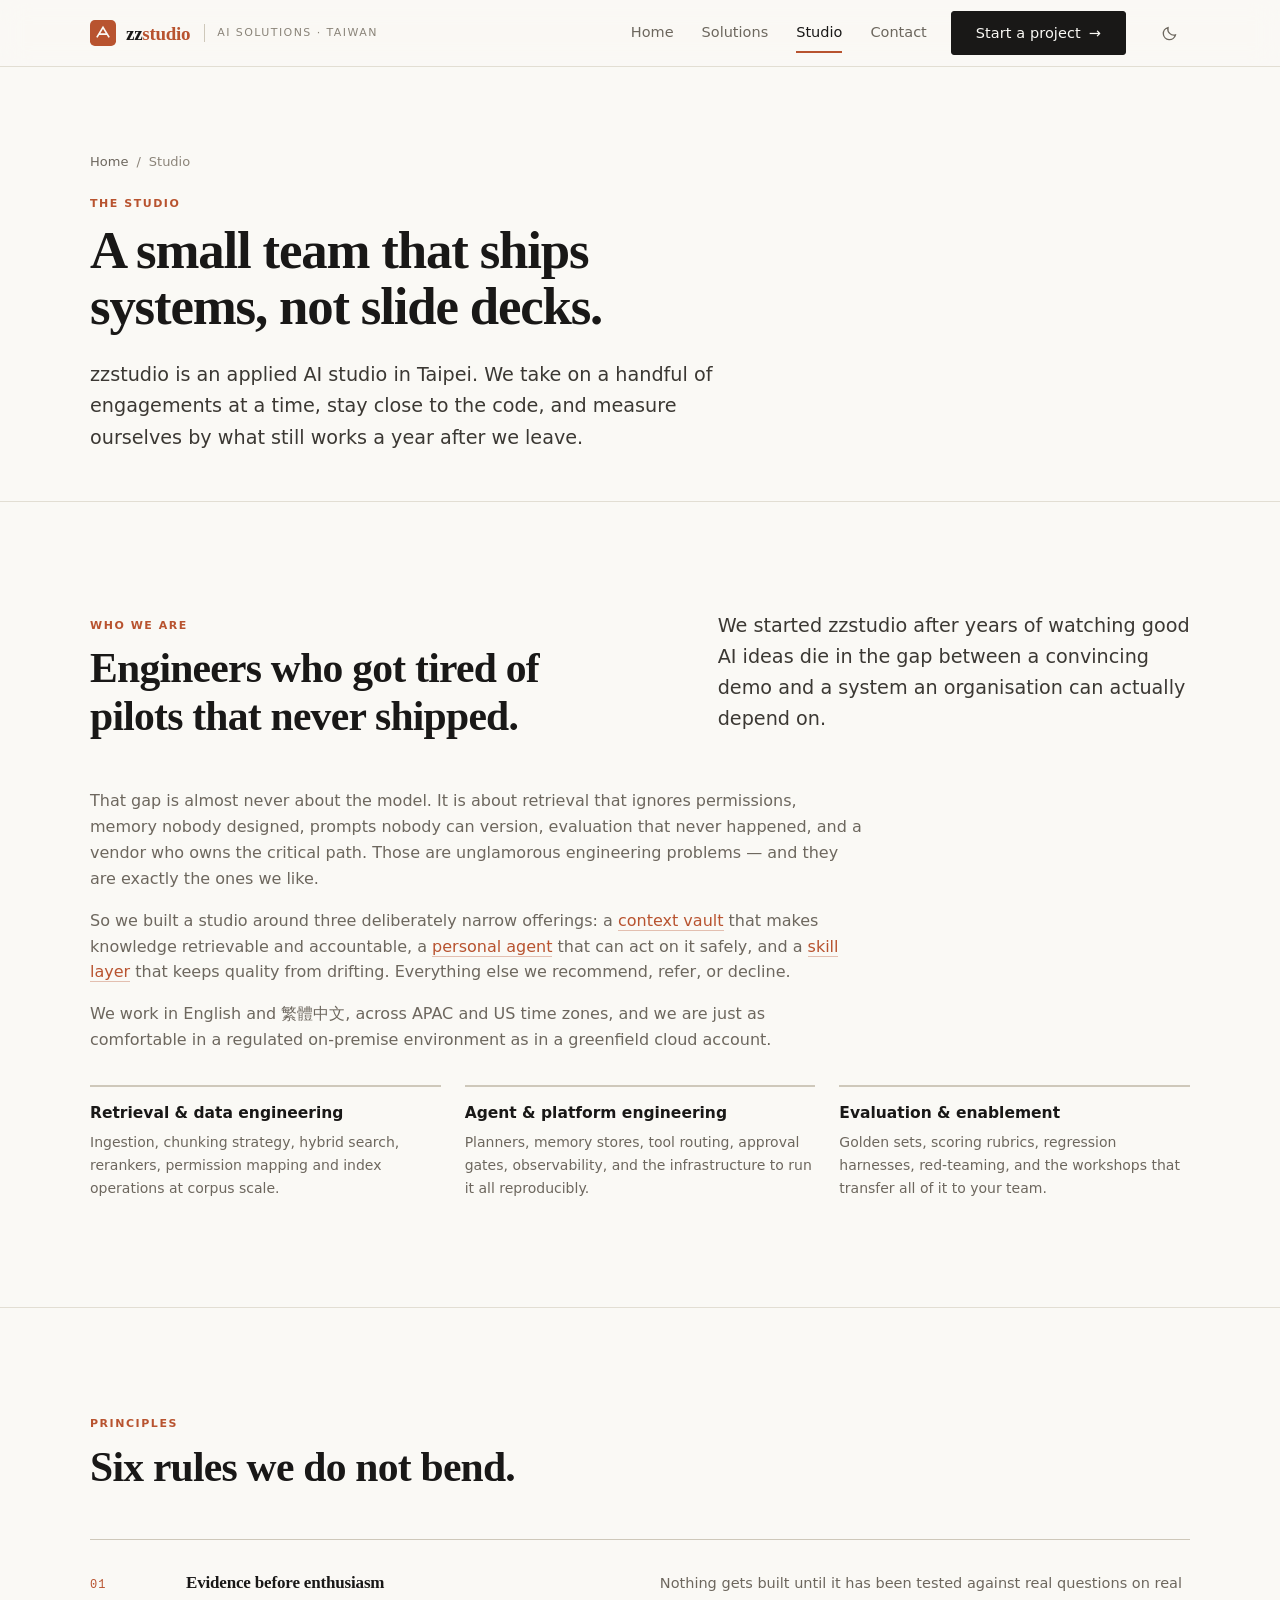
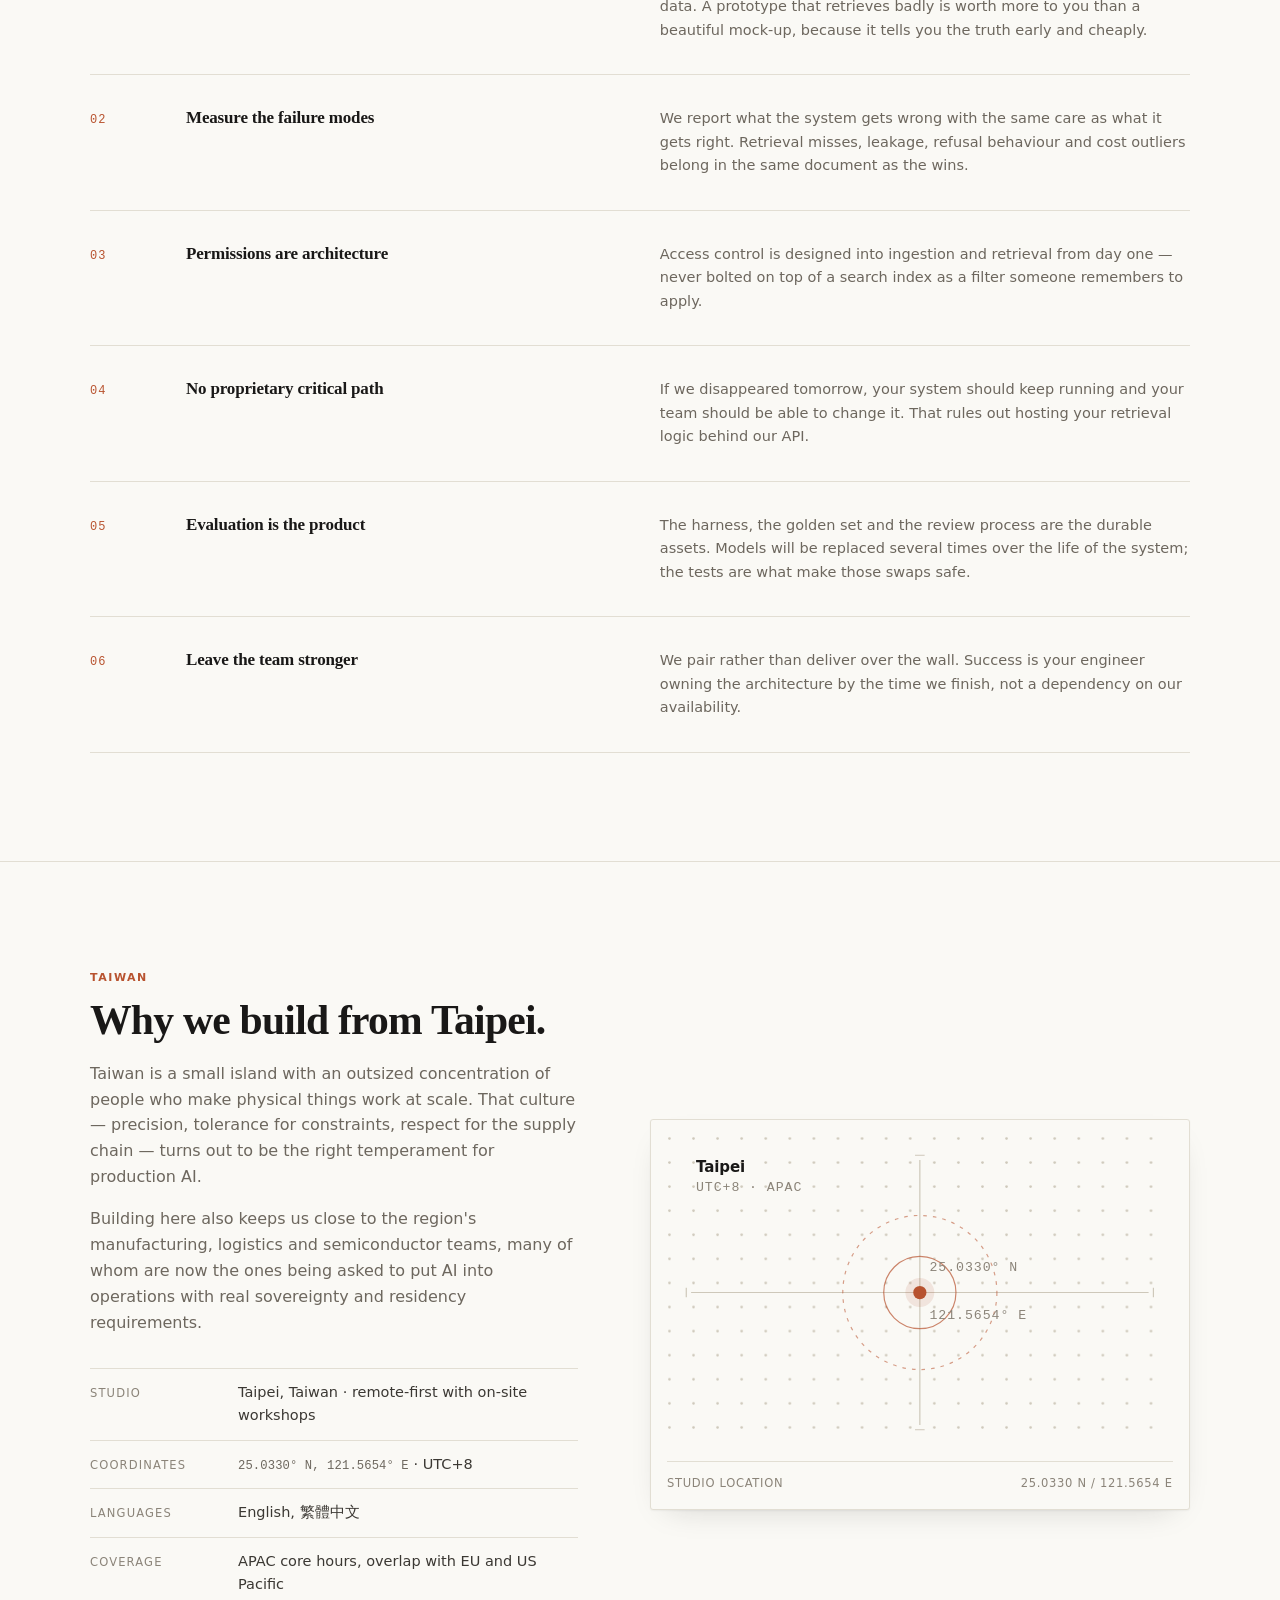
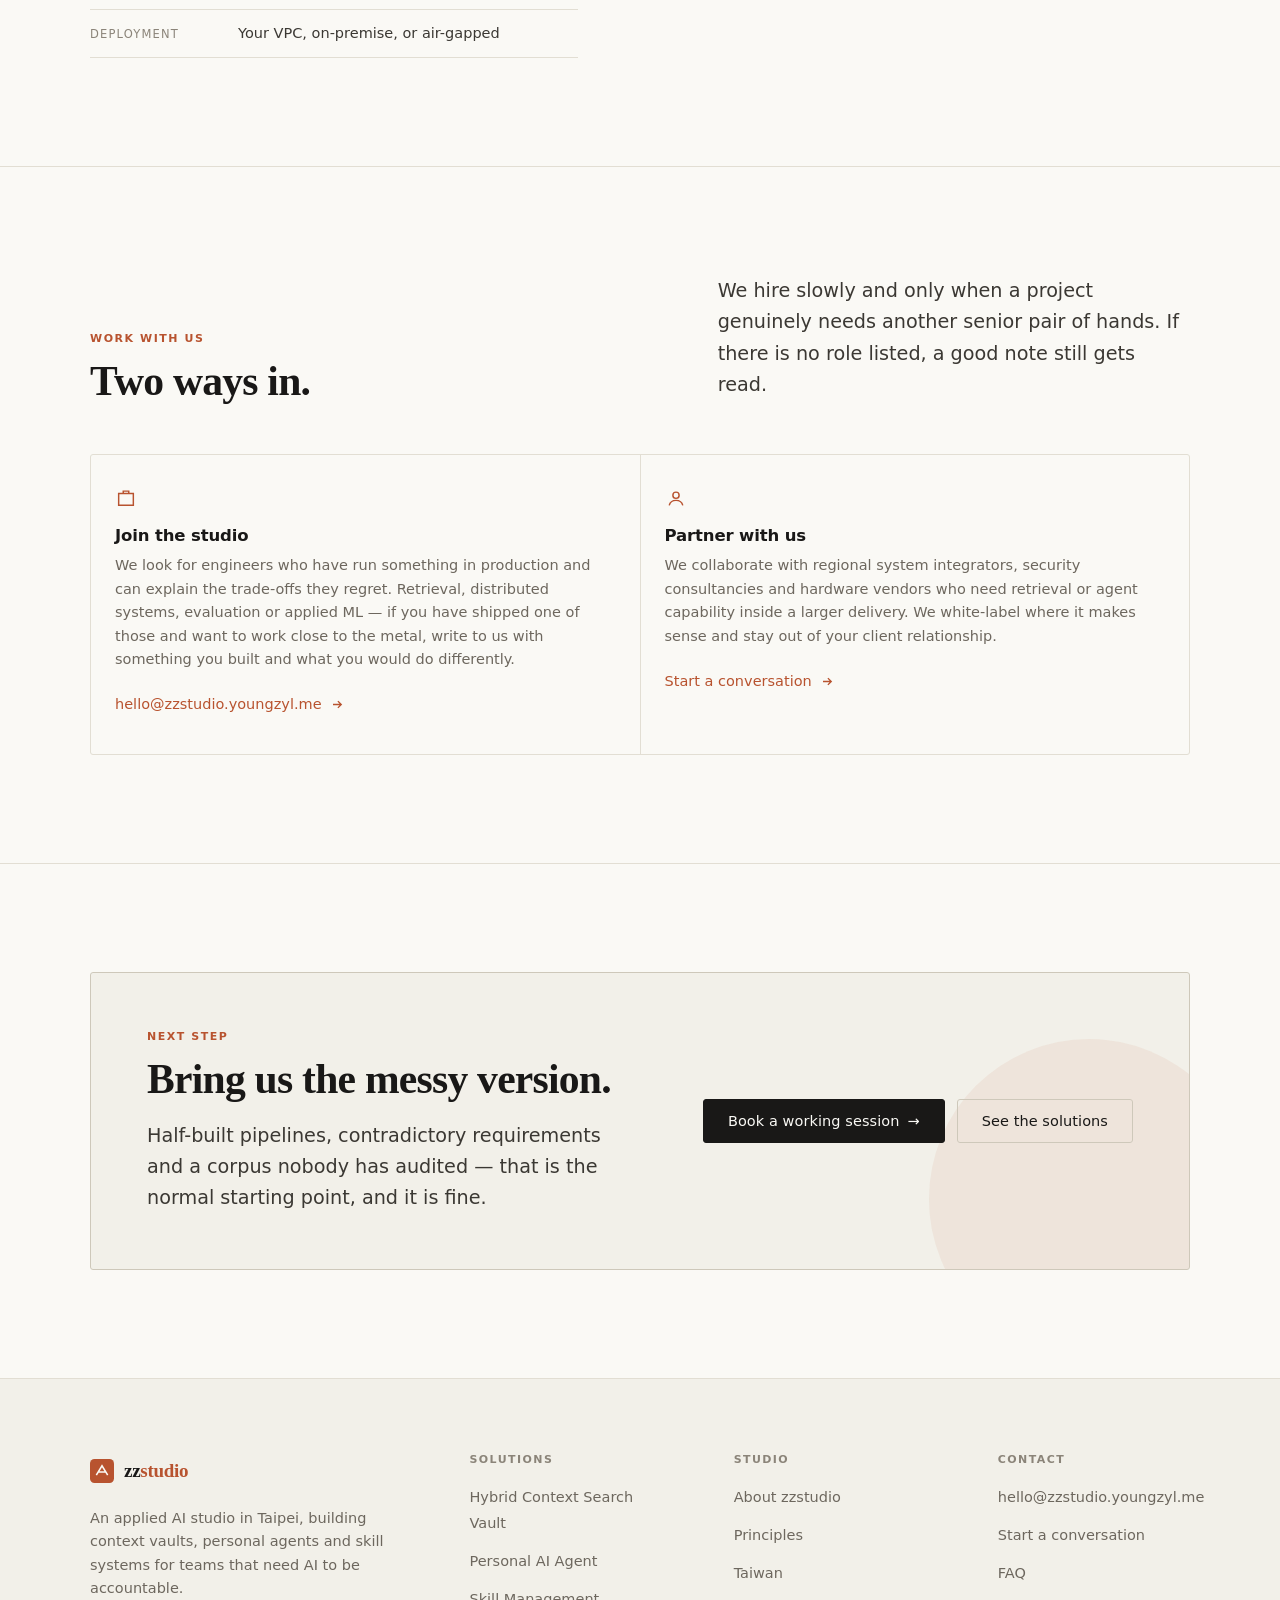
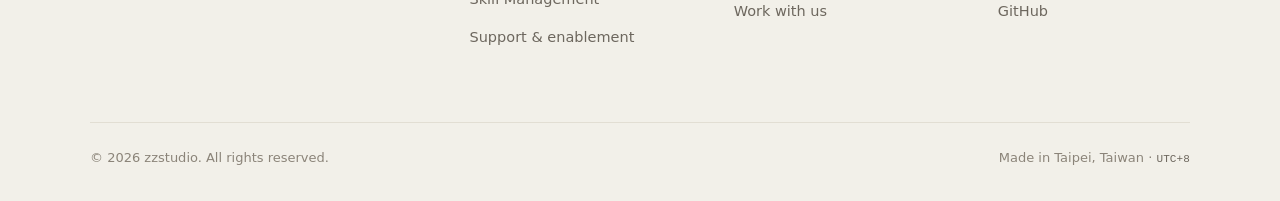
<file: about.html>
<!doctype html>
<html lang="en">
<head>
<meta charset="utf-8">
<meta name="viewport" content="width=device-width, initial-scale=1">
<title>Studio — zzstudio</title>
<meta name="description" content="An applied AI studio in Taipei building context vaults, personal agents and skill systems for teams that need AI to be accountable.">
<link rel="canonical" href="https://zzstudio.youngzyl.me/about.html">
<meta name="color-scheme" content="light dark">
<meta name="theme-color" content="#faf9f5" media="(prefers-color-scheme: light)">
<meta name="theme-color" content="#141312" media="(prefers-color-scheme: dark)">
<meta property="og:type" content="website">
<meta property="og:site_name" content="zzstudio">
<meta property="og:title" content="Studio — zzstudio">
<meta property="og:description" content="An applied AI studio in Taipei building context vaults, personal agents and skill systems for teams that need AI to be accountable.">
<meta property="og:url" content="https://zzstudio.youngzyl.me/about.html">
<meta property="og:image" content="https://zzstudio.youngzyl.me/og.png">
<meta name="twitter:card" content="summary_large_image">
<link rel="icon" href="data:image/svg+xml,%3Csvg xmlns='http://www.w3.org/2000/svg' viewBox='0 0 32 32'%3E%3Crect width='32' height='32' rx='6' fill='%23b8532f'/%3E%3Cpath d='M9 20.5 16 9l7 11.5M11.6 17.4h8.8' stroke='%23faf9f5' stroke-width='2.1' fill='none' stroke-linecap='square'/%3E%3C/svg%3E">
<link rel="stylesheet" href="styles.css">
<script type="application/ld+json">
{
  "@context": "https://schema.org",
  "@type": "AboutPage",
  "name": "Studio",
  "url": "https://zzstudio.youngzyl.me/about.html",
  "isPartOf": {
    "@type": "Organization",
    "name": "zzstudio",
    "url": "https://zzstudio.youngzyl.me/"
  }
}
</script>
</head>
<body>
<a class="skip" href="#main">Skip to content</a>
<div class="progress" data-progress aria-hidden="true"></div>

<header class="masthead">
  <div class="shell masthead__inner">
    <a class="brand" href="index.html" aria-label="zzstudio — home">
      <svg class="brand__mark" width="26" height="26" viewBox="0 0 32 32" aria-hidden="true">
        <rect width="32" height="32" rx="6" fill="var(--clay)"></rect>
        <path d="M9 20.5 16 9l7 11.5M11.6 17.4h8.8" stroke="var(--paper)" stroke-width="2.1" fill="none" stroke-linecap="square"></path>
      </svg>
      <span class="brand__word">zz<span>studio</span></span>
      <span class="brand__sub">AI solutions · Taiwan</span>
    </a>

    <button class="icon-btn nav-toggle" type="button" data-nav-toggle aria-expanded="false" aria-controls="site-nav" aria-label="Toggle navigation">
      <svg width="20" height="20" viewBox="0 0 20 20" fill="none" stroke="currentColor" stroke-width="1.6" aria-hidden="true">
        <path d="M3 6h14M3 10h14M3 14h14"></path>
      </svg>
    </button>

    <nav class="nav" id="site-nav" data-nav data-open="false" aria-label="Primary">
      <a class="nav__link" href="index.html">Home</a>
      <a class="nav__link" href="solutions.html">Solutions</a>
      <a class="nav__link" href="about.html" aria-current="page">Studio</a>
      <a class="nav__link" href="contact.html">Contact</a>
      <span class="nav__cta"><a class="btn btn--primary" href="contact.html">Start a project <span class="btn__arrow" aria-hidden="true">→</span></a></span>
    </nav>

    <div class="masthead__tools">
      <button class="icon-btn theme-toggle" type="button" data-theme-toggle aria-pressed="false" aria-label="Switch appearance">
        <svg class="moon" width="18" height="18" viewBox="0 0 20 20" fill="none" stroke="currentColor" stroke-width="1.5" aria-hidden="true">
          <path d="M16 12.2A6.8 6.8 0 0 1 7.8 4a6.8 6.8 0 1 0 8.2 8.2Z"></path>
        </svg>
        <svg class="sun" width="18" height="18" viewBox="0 0 20 20" fill="none" stroke="currentColor" stroke-width="1.5" aria-hidden="true">
          <circle cx="10" cy="10" r="3.6"></circle>
          <path d="M10 2v2M10 16v2M2 10h2M16 10h2M4.3 4.3l1.4 1.4M14.3 14.3l1.4 1.4M15.7 4.3l-1.4 1.4M5.7 14.3l-1.4 1.4"></path>
        </svg>
      </button>
    </div>
  </div>
</header>

<main id="main">

  <section class="page-head">
    <div class="shell">
      <div class="page-head__inner">
        <p class="crumbs"><a href="index.html">Home</a><span aria-hidden="true">/</span>Studio</p>
        <p class="eyebrow">The studio</p>
        <h1 class="display" style="font-size:clamp(2.1rem,4.6vw,3.3rem)">A small team that ships systems, not slide decks.</h1>
        <p class="lede">zzstudio is an applied AI studio in Taipei. We take on a handful of engagements at a time, stay close to the code, and measure ourselves by what still works a year after we leave.</p>
      </div>
    </div>
  </section>

  <section class="section section--flush">
    <div class="shell">
      <div class="sec-head sec-head--split">
        <div>
          <p class="eyebrow">Who we are</p>
          <h2 class="h2">Engineers who got tired of pilots that never shipped.</h2>
        </div>
        <div class="sec-head__aside">
          <p class="lede">We started zzstudio after years of watching good AI ideas die in the gap between a convincing demo and a system an organisation can actually depend on.</p>
        </div>
      </div>

      <div class="body-copy" style="max-width:76ch">
        <p>That gap is almost never about the model. It is about retrieval that ignores permissions, memory nobody designed, prompts nobody can version, evaluation that never happened, and a vendor who owns the critical path. Those are unglamorous engineering problems — and they are exactly the ones we like.</p>
        <p>So we built a studio around three deliberately narrow offerings: a <a class="link" href="solutions.html#vault">context vault</a> that makes knowledge retrievable and accountable, a <a class="link" href="solutions.html#agent">personal agent</a> that can act on it safely, and a <a class="link" href="solutions.html#skills">skill layer</a> that keeps quality from drifting. Everything else we recommend, refer, or decline.</p>
        <p>We work in English and 繁體中文, across APAC and US time zones, and we are just as comfortable in a regulated on-premise environment as in a greenfield cloud account.</p>
      </div>

      <div class="roles">
        <div class="role">
          <h3>Retrieval &amp; data engineering</h3>
          <p>Ingestion, chunking strategy, hybrid search, rerankers, permission mapping and index operations at corpus scale.</p>
        </div>
        <div class="role">
          <h3>Agent &amp; platform engineering</h3>
          <p>Planners, memory stores, tool routing, approval gates, observability, and the infrastructure to run it all reproducibly.</p>
        </div>
        <div class="role">
          <h3>Evaluation &amp; enablement</h3>
          <p>Golden sets, scoring rubrics, regression harnesses, red-teaming, and the workshops that transfer all of it to your team.</p>
        </div>
      </div>
    </div>
  </section>

  <section class="section" id="principles">
    <div class="shell">
      <div class="sec-head">
        <p class="eyebrow">Principles</p>
        <h2 class="h2">Six rules we do not bend.</h2>
      </div>

      <ol class="principles reveal">
        <li>
          <h3>Evidence before enthusiasm</h3>
          <p>Nothing gets built until it has been tested against real questions on real data. A prototype that retrieves badly is worth more to you than a beautiful mock-up, because it tells you the truth early and cheaply.</p>
        </li>
        <li>
          <h3>Measure the failure modes</h3>
          <p>We report what the system gets wrong with the same care as what it gets right. Retrieval misses, leakage, refusal behaviour and cost outliers belong in the same document as the wins.</p>
        </li>
        <li>
          <h3>Permissions are architecture</h3>
          <p>Access control is designed into ingestion and retrieval from day one — never bolted on top of a search index as a filter someone remembers to apply.</p>
        </li>
        <li>
          <h3>No proprietary critical path</h3>
          <p>If we disappeared tomorrow, your system should keep running and your team should be able to change it. That rules out hosting your retrieval logic behind our API.</p>
        </li>
        <li>
          <h3>Evaluation is the product</h3>
          <p>The harness, the golden set and the review process are the durable assets. Models will be replaced several times over the life of the system; the tests are what make those swaps safe.</p>
        </li>
        <li>
          <h3>Leave the team stronger</h3>
          <p>We pair rather than deliver over the wall. Success is your engineer owning the architecture by the time we finish, not a dependency on our availability.</p>
        </li>
      </ol>
    </div>
  </section>

  <section class="section" id="taiwan">
    <div class="shell taiwan">
      <div>
        <p class="eyebrow">Taiwan</p>
        <h2 class="h2">Why we build from Taipei.</h2>
        <p class="body-copy">Taiwan is a small island with an outsized concentration of people who make physical things work at scale. That culture — precision, tolerance for constraints, respect for the supply chain — turns out to be the right temperament for production AI.</p>
        <p class="body-copy">Building here also keeps us close to the region's manufacturing, logistics and semiconductor teams, many of whom are now the ones being asked to put AI into operations with real sovereignty and residency requirements.</p>

        <ul class="facts">
          <li><span class="k">Studio</span><span class="v">Taipei, Taiwan · remote-first with on-site workshops</span></li>
          <li><span class="k">Coordinates</span><span class="v"><span class="mono">25.0330° N, 121.5654° E</span> · UTC+8</span></li>
          <li><span class="k">Languages</span><span class="v">English, 繁體中文</span></li>
          <li><span class="k">Coverage</span><span class="v">APAC core hours, overlap with EU and US Pacific</span></li>
          <li><span class="k">Deployment</span><span class="v">Your VPC, on-premise, or air-gapped</span></li>
        </ul>
      </div>

      <figure class="figure reveal" style="background:var(--paper)">
        <svg class="diagram" viewBox="0 0 420 260" role="img" aria-label="Coordinate crosshair marking Taipei at 25.0330 degrees north, 121.5654 degrees east">
          <defs>
            <pattern id="dotgrid-about" width="20" height="20" patternUnits="userSpaceOnUse">
              <circle cx="2" cy="2" r="1.1" fill="var(--rule-2)"></circle>
            </pattern>
          </defs>
          <rect x="0" y="0" width="420" height="260" fill="url(#dotgrid-about)"></rect>

          <path class="wire" d="M20 130H400"></path>
          <path class="wire" d="M210 20V240"></path>

          <circle cx="210" cy="130" r="64" fill="none" stroke="var(--clay)" stroke-width="1" stroke-dasharray="3 5" opacity=".55"></circle>
          <circle cx="210" cy="130" r="30" fill="none" stroke="var(--clay)" stroke-width="1" opacity=".7"></circle>
          <circle cx="210" cy="130" r="5.5" fill="var(--clay)"></circle>
          <circle cx="210" cy="130" r="12" fill="var(--clay)" opacity=".12" class="pulse"></circle>

          <path class="wire" d="M16 126v8M404 126v8M206 16h8M206 244h8"></path>

          <text x="218" y="112">25.0330° N</text>
          <text x="218" y="152">121.5654° E</text>
          <text class="t-strong" x="24" y="30">Taipei</text>
          <text x="24" y="46">UTC+8 · APAC</text>
        </svg>
        <figcaption class="figure__cap">
          <span>Studio location</span>
          <span>25.0330 N / 121.5654 E</span>
        </figcaption>
      </figure>
    </div>
  </section>

  <section class="section" id="careers">
    <div class="shell">
      <div class="sec-head sec-head--split">
        <div>
          <p class="eyebrow">Work with us</p>
          <h2 class="h2">Two ways in.</h2>
        </div>
        <div class="sec-head__aside">
          <p class="lede">We hire slowly and only when a project genuinely needs another senior pair of hands. If there is no role listed, a good note still gets read.</p>
        </div>
      </div>

      <div class="grid grid--2 reveal">
        <div class="cell">
          <svg class="cell__icon" width="22" height="22" viewBox="0 0 24 24" fill="none" stroke="currentColor" stroke-width="1.6" aria-hidden="true"><path d="M4 7h16v13H4zM9 7V4.5h6V7"></path></svg>
          <h3 class="cell__title">Join the studio</h3>
          <p>We look for engineers who have run something in production and can explain the trade-offs they regret. Retrieval, distributed systems, evaluation or applied ML — if you have shipped one of those and want to work close to the metal, write to us with something you built and what you would do differently.</p>
          <p style="margin-top:var(--s4)"><a class="arrow-link" href="mailto:hello@zzstudio.youngzyl.me?subject=Joining%20zzstudio">hello@zzstudio.youngzyl.me <svg width="15" height="15" viewBox="0 0 20 20" fill="none" stroke="currentColor" stroke-width="1.8" aria-hidden="true"><path d="M4 10h11M10.5 5.5 15 10l-4.5 4.5"></path></svg></a></p>
        </div>
        <div class="cell">
          <svg class="cell__icon" width="22" height="22" viewBox="0 0 24 24" fill="none" stroke="currentColor" stroke-width="1.6" aria-hidden="true"><circle cx="12" cy="9" r="3.4"></circle><path d="M4.6 20c.9-3.5 3.9-5.4 7.4-5.4S18.5 16.5 19.4 20"></path></svg>
          <h3 class="cell__title">Partner with us</h3>
          <p>We collaborate with regional system integrators, security consultancies and hardware vendors who need retrieval or agent capability inside a larger delivery. We white-label where it makes sense and stay out of your client relationship.</p>
          <p style="margin-top:var(--s4)"><a class="arrow-link" href="contact.html">Start a conversation <svg width="15" height="15" viewBox="0 0 20 20" fill="none" stroke="currentColor" stroke-width="1.8" aria-hidden="true"><path d="M4 10h11M10.5 5.5 15 10l-4.5 4.5"></path></svg></a></p>
        </div>
      </div>
    </div>
  </section>

  <section class="section">
    <div class="shell">
      <div class="cta reveal">
        <div class="cta__body">
          <p class="eyebrow">Next step</p>
          <h2 class="h2">Bring us the messy version.</h2>
          <p class="lede">Half-built pipelines, contradictory requirements and a corpus nobody has audited — that is the normal starting point, and it is fine.</p>
        </div>
        <div class="cta__actions">
          <a class="btn btn--primary" href="contact.html">Book a working session <span class="btn__arrow" aria-hidden="true">→</span></a>
          <a class="btn" href="solutions.html">See the solutions</a>
        </div>
      </div>
    </div>
  </section>

</main>

<footer class="footer">
  <div class="shell">
    <div class="footer__grid">
      <div>
        <a class="brand" href="index.html" aria-label="zzstudio — home">
          <svg class="brand__mark" width="24" height="24" viewBox="0 0 32 32" aria-hidden="true">
            <rect width="32" height="32" rx="6" fill="var(--clay)"></rect>
            <path d="M9 20.5 16 9l7 11.5M11.6 17.4h8.8" stroke="var(--paper)" stroke-width="2.1" fill="none" stroke-linecap="square"></path>
          </svg>
          <span class="brand__word">zz<span>studio</span></span>
        </a>
        <p class="footer__blurb">An applied AI studio in Taipei, building context vaults, personal agents and skill systems for teams that need AI to be accountable.</p>
      </div>

      <div>
        <h4>Solutions</h4>
        <ul>
          <li><a href="solutions.html#vault">Hybrid Context Search Vault</a></li>
          <li><a href="solutions.html#agent">Personal AI Agent</a></li>
          <li><a href="solutions.html#skills">Skill Management</a></li>
          <li><a href="solutions.html#support">Support &amp; enablement</a></li>
        </ul>
      </div>

      <div>
        <h4>Studio</h4>
        <ul>
          <li><a href="about.html">About zzstudio</a></li>
          <li><a href="about.html#principles">Principles</a></li>
          <li><a href="about.html#taiwan">Taiwan</a></li>
          <li><a href="about.html#careers">Work with us</a></li>
        </ul>
      </div>

      <div>
        <h4>Contact</h4>
        <ul>
          <li><a href="mailto:hello@zzstudio.youngzyl.me">hello@zzstudio.youngzyl.me</a></li>
          <li><a href="contact.html">Start a conversation</a></li>
          <li><a href="contact.html#faq">FAQ</a></li>
          <li><a href="https://github.com/" rel="noopener">GitHub</a></li>
        </ul>
      </div>
    </div>

    <div class="footer__base">
      <p>© <span data-year>2025</span> zzstudio. All rights reserved.</p>
      <p>Made in Taipei, Taiwan · <span class="mono">UTC+8</span></p>
    </div>
  </div>
</footer>

<script src="main.js" defer></script>
</body>
</html>
</file>
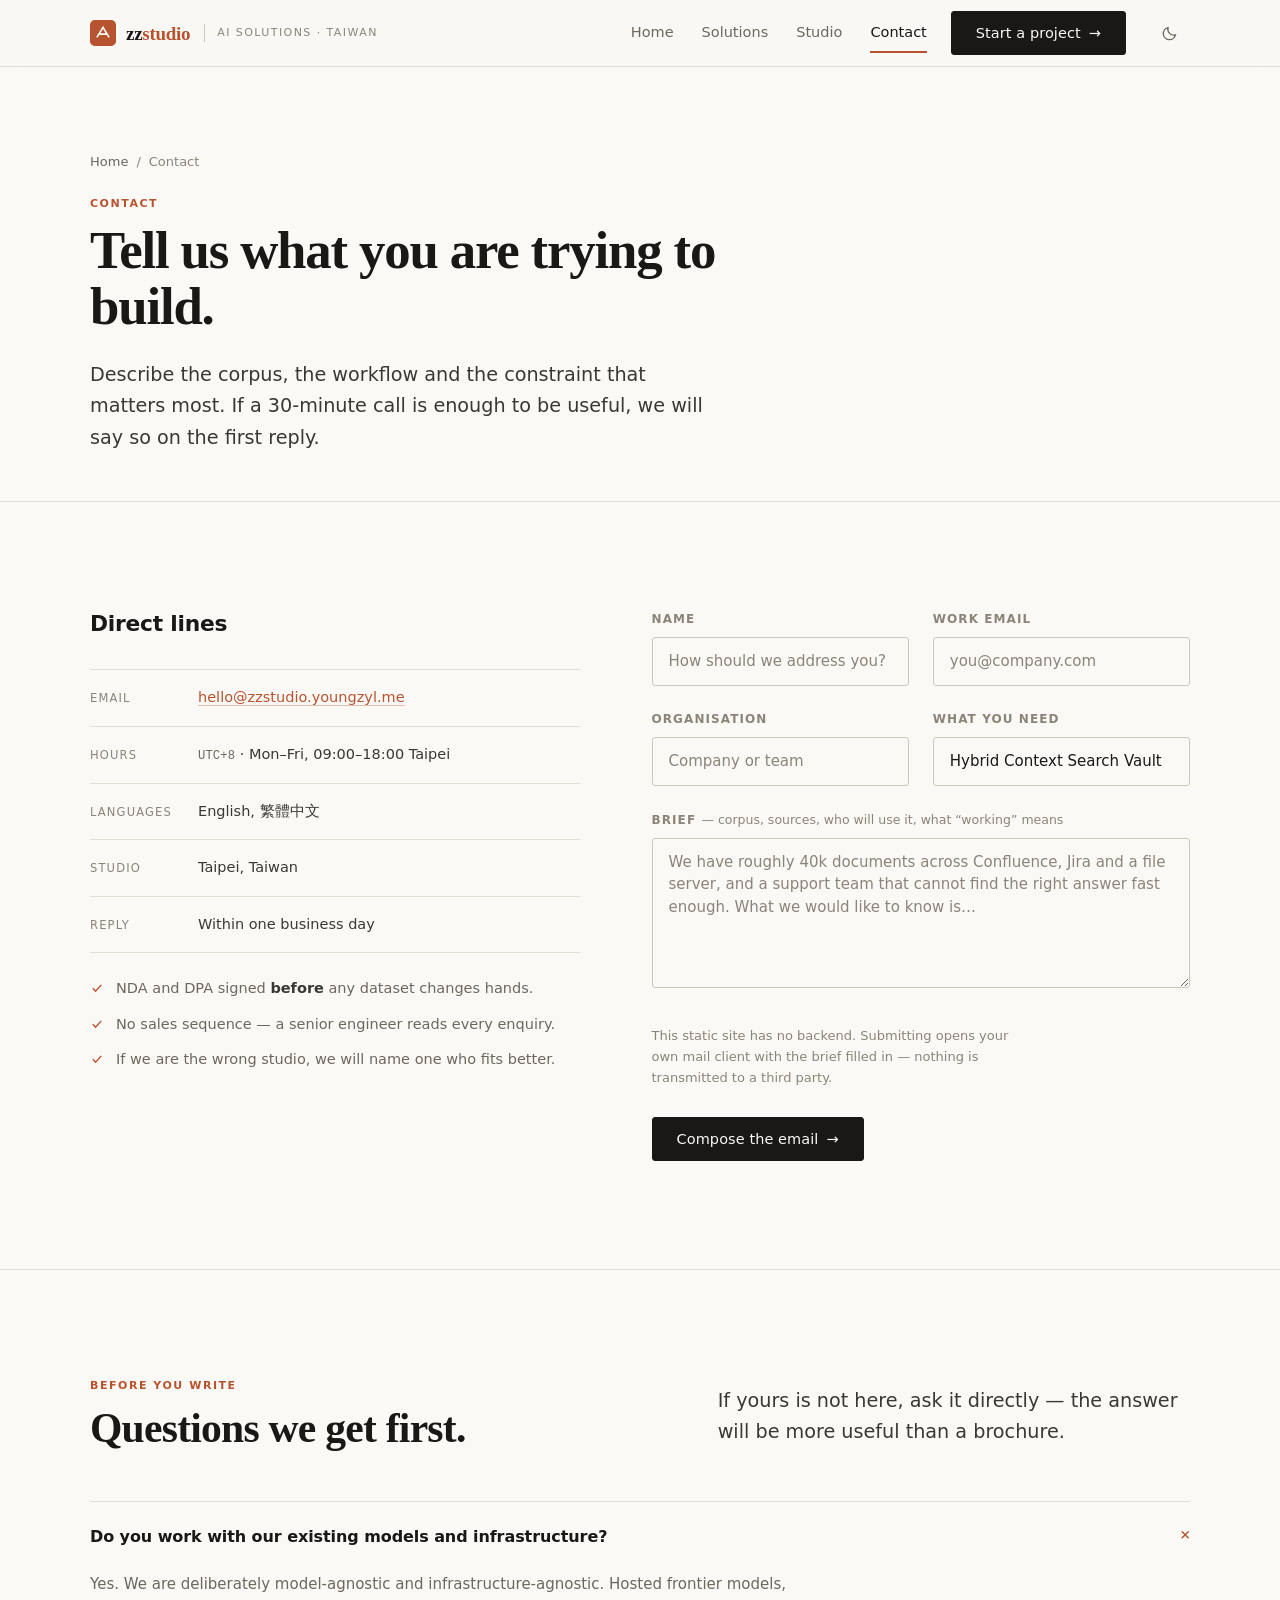
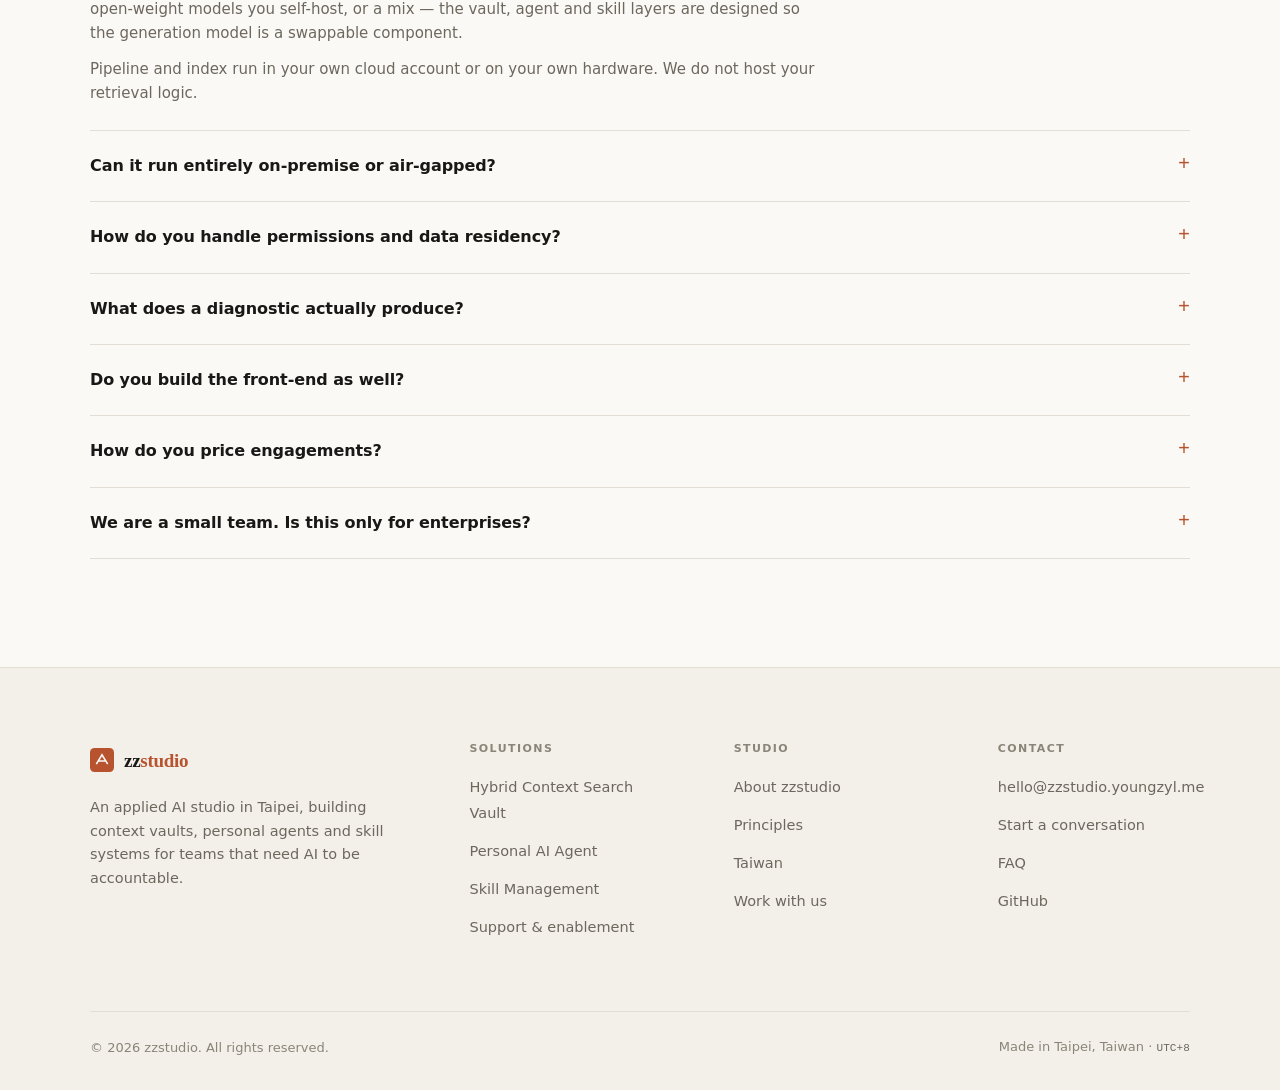
<file: contact.html>
<!doctype html>
<html lang="en">
<head>
<meta charset="utf-8">
<meta name="viewport" content="width=device-width, initial-scale=1">
<title>Contact — zzstudio</title>
<meta name="description" content="Start a conversation with zzstudio about a hybrid retrieval vault, a personal AI agent, or skill management.">
<link rel="canonical" href="https://zzstudio.youngzyl.me/contact.html">
<meta name="color-scheme" content="light dark">
<meta name="theme-color" content="#faf9f5" media="(prefers-color-scheme: light)">
<meta name="theme-color" content="#141312" media="(prefers-color-scheme: dark)">
<meta property="og:type" content="website">
<meta property="og:site_name" content="zzstudio">
<meta property="og:title" content="Contact — zzstudio">
<meta property="og:description" content="Start a conversation with zzstudio about a hybrid retrieval vault, a personal AI agent, or skill management.">
<meta property="og:url" content="https://zzstudio.youngzyl.me/contact.html">
<meta property="og:image" content="https://zzstudio.youngzyl.me/og.png">
<meta name="twitter:card" content="summary_large_image">
<link rel="icon" href="data:image/svg+xml,%3Csvg xmlns='http://www.w3.org/2000/svg' viewBox='0 0 32 32'%3E%3Crect width='32' height='32' rx='6' fill='%23b8532f'/%3E%3Cpath d='M9 20.5 16 9l7 11.5M11.6 17.4h8.8' stroke='%23faf9f5' stroke-width='2.1' fill='none' stroke-linecap='square'/%3E%3C/svg%3E">
<link rel="stylesheet" href="styles.css">
<script type="application/ld+json">
{
  "@context": "https://schema.org",
  "@type": "ContactPage",
  "name": "Contact",
  "url": "https://zzstudio.youngzyl.me/contact.html",
  "isPartOf": {
    "@type": "Organization",
    "name": "zzstudio",
    "url": "https://zzstudio.youngzyl.me/"
  }
}
</script>
</head>
<body>
<a class="skip" href="#main">Skip to content</a>
<div class="progress" data-progress aria-hidden="true"></div>

<header class="masthead">
  <div class="shell masthead__inner">
    <a class="brand" href="index.html" aria-label="zzstudio — home">
      <svg class="brand__mark" width="26" height="26" viewBox="0 0 32 32" aria-hidden="true">
        <rect width="32" height="32" rx="6" fill="var(--clay)"></rect>
        <path d="M9 20.5 16 9l7 11.5M11.6 17.4h8.8" stroke="var(--paper)" stroke-width="2.1" fill="none" stroke-linecap="square"></path>
      </svg>
      <span class="brand__word">zz<span>studio</span></span>
      <span class="brand__sub">AI solutions · Taiwan</span>
    </a>

    <button class="icon-btn nav-toggle" type="button" data-nav-toggle aria-expanded="false" aria-controls="site-nav" aria-label="Toggle navigation">
      <svg width="20" height="20" viewBox="0 0 20 20" fill="none" stroke="currentColor" stroke-width="1.6" aria-hidden="true">
        <path d="M3 6h14M3 10h14M3 14h14"></path>
      </svg>
    </button>

    <nav class="nav" id="site-nav" data-nav data-open="false" aria-label="Primary">
      <a class="nav__link" href="index.html">Home</a>
      <a class="nav__link" href="solutions.html">Solutions</a>
      <a class="nav__link" href="about.html">Studio</a>
      <a class="nav__link" href="contact.html" aria-current="page">Contact</a>
      <span class="nav__cta"><a class="btn btn--primary" href="contact.html">Start a project <span class="btn__arrow" aria-hidden="true">→</span></a></span>
    </nav>

    <div class="masthead__tools">
      <button class="icon-btn theme-toggle" type="button" data-theme-toggle aria-pressed="false" aria-label="Switch appearance">
        <svg class="moon" width="18" height="18" viewBox="0 0 20 20" fill="none" stroke="currentColor" stroke-width="1.5" aria-hidden="true">
          <path d="M16 12.2A6.8 6.8 0 0 1 7.8 4a6.8 6.8 0 1 0 8.2 8.2Z"></path>
        </svg>
        <svg class="sun" width="18" height="18" viewBox="0 0 20 20" fill="none" stroke="currentColor" stroke-width="1.5" aria-hidden="true">
          <circle cx="10" cy="10" r="3.6"></circle>
          <path d="M10 2v2M10 16v2M2 10h2M16 10h2M4.3 4.3l1.4 1.4M14.3 14.3l1.4 1.4M15.7 4.3l-1.4 1.4M5.7 14.3l-1.4 1.4"></path>
        </svg>
      </button>
    </div>
  </div>
</header>

<main id="main">

  <section class="page-head">
    <div class="shell">
      <div class="page-head__inner">
        <p class="crumbs"><a href="index.html">Home</a><span aria-hidden="true">/</span>Contact</p>
        <p class="eyebrow">Contact</p>
        <h1 class="display" style="font-size:clamp(2.1rem,4.6vw,3.3rem)">Tell us what you are trying to build.</h1>
        <p class="lede">Describe the corpus, the workflow and the constraint that matters most. If a 30-minute call is enough to be useful, we will say so on the first reply.</p>
      </div>
    </div>
  </section>

  <section class="section section--flush">
    <div class="shell contact">
      <div class="contact__aside">
        <h2 class="h3" style="font-family:var(--sans)">Direct lines</h2>

        <ul class="contact__list">
          <li><span class="k">Email</span><span class="v"><a class="link" href="mailto:hello@zzstudio.youngzyl.me">hello@zzstudio.youngzyl.me</a></span></li>
          <li><span class="k">Hours</span><span class="v"><span class="mono">UTC+8</span> · Mon–Fri, 09:00–18:00 Taipei</span></li>
          <li><span class="k">Languages</span><span class="v">English, 繁體中文</span></li>
          <li><span class="k">Studio</span><span class="v">Taipei, Taiwan</span></li>
          <li><span class="k">Reply</span><span class="v">Within one business day</span></li>
        </ul>

        <ul class="ticks">
          <li><svg width="14" height="14" viewBox="0 0 20 20" fill="none" stroke="currentColor" stroke-width="2" aria-hidden="true"><path d="M4 10.5 8 14.5 16 5.5"></path></svg><span>NDA and DPA signed <strong>before</strong> any dataset changes hands.</span></li>
          <li><svg width="14" height="14" viewBox="0 0 20 20" fill="none" stroke="currentColor" stroke-width="2" aria-hidden="true"><path d="M4 10.5 8 14.5 16 5.5"></path></svg><span>No sales sequence — a senior engineer reads every enquiry.</span></li>
          <li><svg width="14" height="14" viewBox="0 0 20 20" fill="none" stroke="currentColor" stroke-width="2" aria-hidden="true"><path d="M4 10.5 8 14.5 16 5.5"></path></svg><span>If we are the wrong studio, we will name one who fits better.</span></li>
        </ul>
      </div>

      <div>
        <form class="form" data-contact-form="hello@zzstudio.youngzyl.me" novalidate>
          <div class="form__row form__row--2">
            <div class="field">
              <label for="name">Name</label>
              <input class="input" id="name" name="name" type="text" autocomplete="name" placeholder="How should we address you?" required>
            </div>
            <div class="field">
              <label for="email">Work email</label>
              <input class="input" id="email" name="email" type="email" autocomplete="email" placeholder="you@company.com" required>
            </div>
          </div>

          <div class="form__row form__row--2">
            <div class="field">
              <label for="org">Organisation</label>
              <input class="input" id="org" name="org" type="text" autocomplete="organization" placeholder="Company or team">
            </div>
            <div class="field">
              <label for="topic">What you need</label>
              <select class="select" id="topic" name="topic">
                <option>Hybrid Context Search Vault</option>
                <option>Personal AI Agent</option>
                <option>Skill Management</option>
                <option>Diagnostic (2 weeks)</option>
                <option>Embedded engineering</option>
                <option>Advisory / architecture review</option>
                <option>Something else</option>
              </select>
            </div>
          </div>

          <div class="field">
            <label for="brief">Brief <span class="hint">— corpus, sources, who will use it, what “working” means</span></label>
            <textarea class="textarea" id="brief" name="brief" placeholder="We have roughly 40k documents across Confluence, Jira and a file server, and a support team that cannot find the right answer fast enough. What we would like to know is…" required></textarea>
          </div>

          <div class="form__foot">
            <p class="form__note">This static site has no backend. Submitting opens your own mail client with the brief filled in — nothing is transmitted to a third party.</p>
            <button class="btn btn--primary" type="submit">Compose the email <span class="btn__arrow" aria-hidden="true">→</span></button>
          </div>

          <p class="form__status" data-form-status role="status" aria-live="polite" hidden></p>
        </form>
      </div>
    </div>
  </section>

  <section class="section" id="faq">
    <div class="shell">
      <div class="sec-head sec-head--split">
        <div>
          <p class="eyebrow">Before you write</p>
          <h2 class="h2">Questions we get first.</h2>
        </div>
        <div class="sec-head__aside">
          <p class="lede">If yours is not here, ask it directly — the answer will be more useful than a brochure.</p>
        </div>
      </div>

      <div class="faq">
        <details open>
          <summary>Do you work with our existing models and infrastructure?</summary>
          <div class="faq__a">
            <p>Yes. We are deliberately model-agnostic and infrastructure-agnostic. Hosted frontier models, open-weight models you self-host, or a mix — the vault, agent and skill layers are designed so the generation model is a swappable component.</p>
            <p>Pipeline and index run in your own cloud account or on your own hardware. We do not host your retrieval logic.</p>
          </div>
        </details>

        <details>
          <summary>Can it run entirely on-premise or air-gapped?</summary>
          <div class="faq__a">
            <p>Yes, including the embedding and reranking models. It costs more engineering effort and typically trades some quality for locality, so we will quantify that trade-off during the diagnostic rather than after the contract.</p>
          </div>
        </details>

        <details>
          <summary>How do you handle permissions and data residency?</summary>
          <div class="faq__a">
            <p>Source-level access control is mapped during ingestion and enforced at retrieval, so the index itself never becomes a way around your existing rules. Data residency is a deployment choice: your region, your account, your keys.</p>
          </div>
        </details>

        <details>
          <summary>What does a diagnostic actually produce?</summary>
          <div class="faq__a">
            <p>A working retrieval or agent prototype over your own corpus, scored against a golden question set we build with your team, plus a written read on feasibility, cost, risk and a scoped build plan. It is yours to keep whether or not you continue with us.</p>
          </div>
        </details>

        <details>
          <summary>Do you build the front-end as well?</summary>
          <div class="faq__a">
            <p>We build the retrieval API, the agent runtime and the evaluation tooling, and we ship reference surfaces (a search UI, a chat surface, an operator console) so the system is usable from week one. For production front-ends inside a larger product we usually pair with your own team or a design partner.</p>
          </div>
        </details>

        <details>
          <summary>How do you price engagements?</summary>
          <div class="faq__a">
            <p>Fixed price per phase, agreed before it starts. The diagnostic is fixed-scope; build phases are quoted per milestone so you can stop between them. Advisory is a monthly retainer. No percentage-of-savings arrangements, no per-seat licensing on anything we write for you.</p>
          </div>
        </details>

        <details>
          <summary>We are a small team. Is this only for enterprises?</summary>
          <div class="faq__a">
            <p>No — the same three layers apply at any size. Small teams often get the most value from a lean vault plus skill management, because a handful of people cannot afford to re-derive the same answer every week.</p>
          </div>
        </details>
      </div>
    </div>
  </section>

</main>

<footer class="footer">
  <div class="shell">
    <div class="footer__grid">
      <div>
        <a class="brand" href="index.html" aria-label="zzstudio — home">
          <svg class="brand__mark" width="24" height="24" viewBox="0 0 32 32" aria-hidden="true">
            <rect width="32" height="32" rx="6" fill="var(--clay)"></rect>
            <path d="M9 20.5 16 9l7 11.5M11.6 17.4h8.8" stroke="var(--paper)" stroke-width="2.1" fill="none" stroke-linecap="square"></path>
          </svg>
          <span class="brand__word">zz<span>studio</span></span>
        </a>
        <p class="footer__blurb">An applied AI studio in Taipei, building context vaults, personal agents and skill systems for teams that need AI to be accountable.</p>
      </div>

      <div>
        <h4>Solutions</h4>
        <ul>
          <li><a href="solutions.html#vault">Hybrid Context Search Vault</a></li>
          <li><a href="solutions.html#agent">Personal AI Agent</a></li>
          <li><a href="solutions.html#skills">Skill Management</a></li>
          <li><a href="solutions.html#support">Support &amp; enablement</a></li>
        </ul>
      </div>

      <div>
        <h4>Studio</h4>
        <ul>
          <li><a href="about.html">About zzstudio</a></li>
          <li><a href="about.html#principles">Principles</a></li>
          <li><a href="about.html#taiwan">Taiwan</a></li>
          <li><a href="about.html#careers">Work with us</a></li>
        </ul>
      </div>

      <div>
        <h4>Contact</h4>
        <ul>
          <li><a href="mailto:hello@zzstudio.youngzyl.me">hello@zzstudio.youngzyl.me</a></li>
          <li><a href="contact.html">Start a conversation</a></li>
          <li><a href="contact.html#faq">FAQ</a></li>
          <li><a href="https://github.com/" rel="noopener">GitHub</a></li>
        </ul>
      </div>
    </div>

    <div class="footer__base">
      <p>© <span data-year>2025</span> zzstudio. All rights reserved.</p>
      <p>Made in Taipei, Taiwan · <span class="mono">UTC+8</span></p>
    </div>
  </div>
</footer>

<script src="main.js" defer></script>
</body>
</html>
</file>
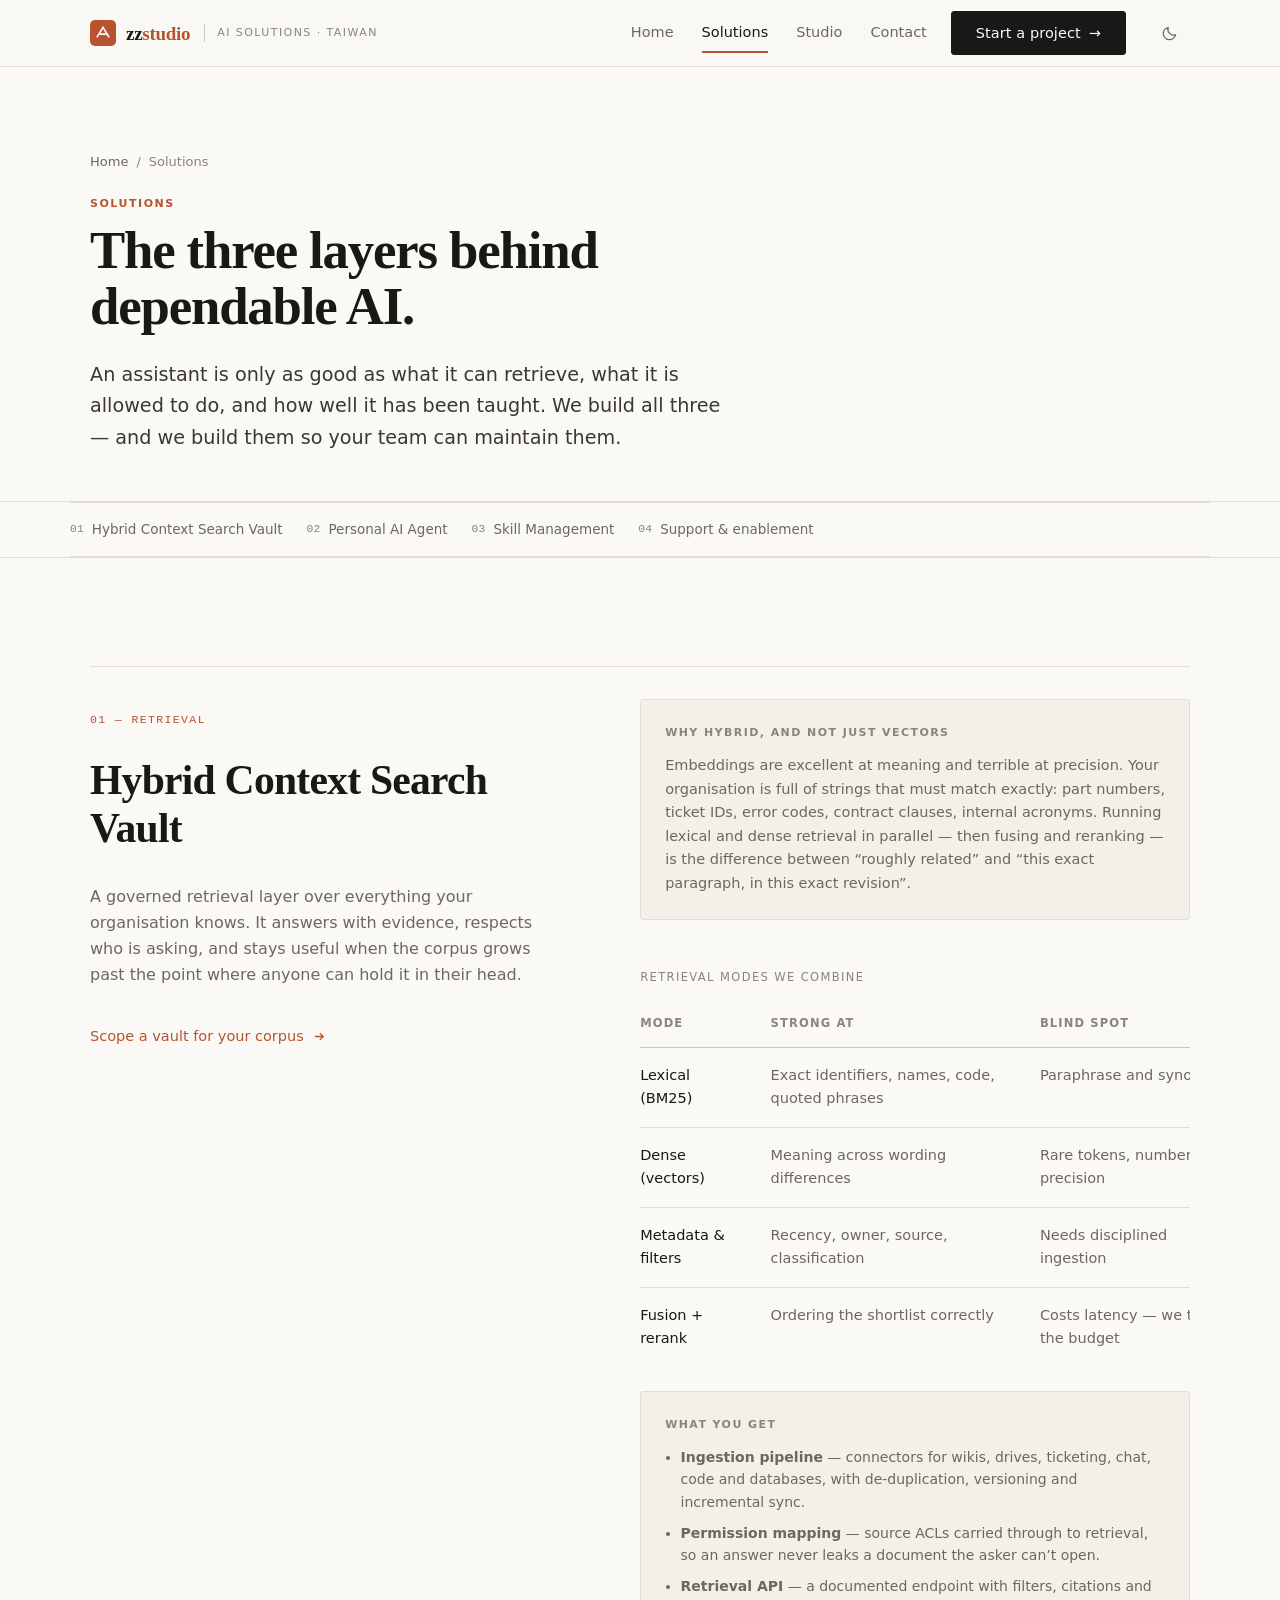
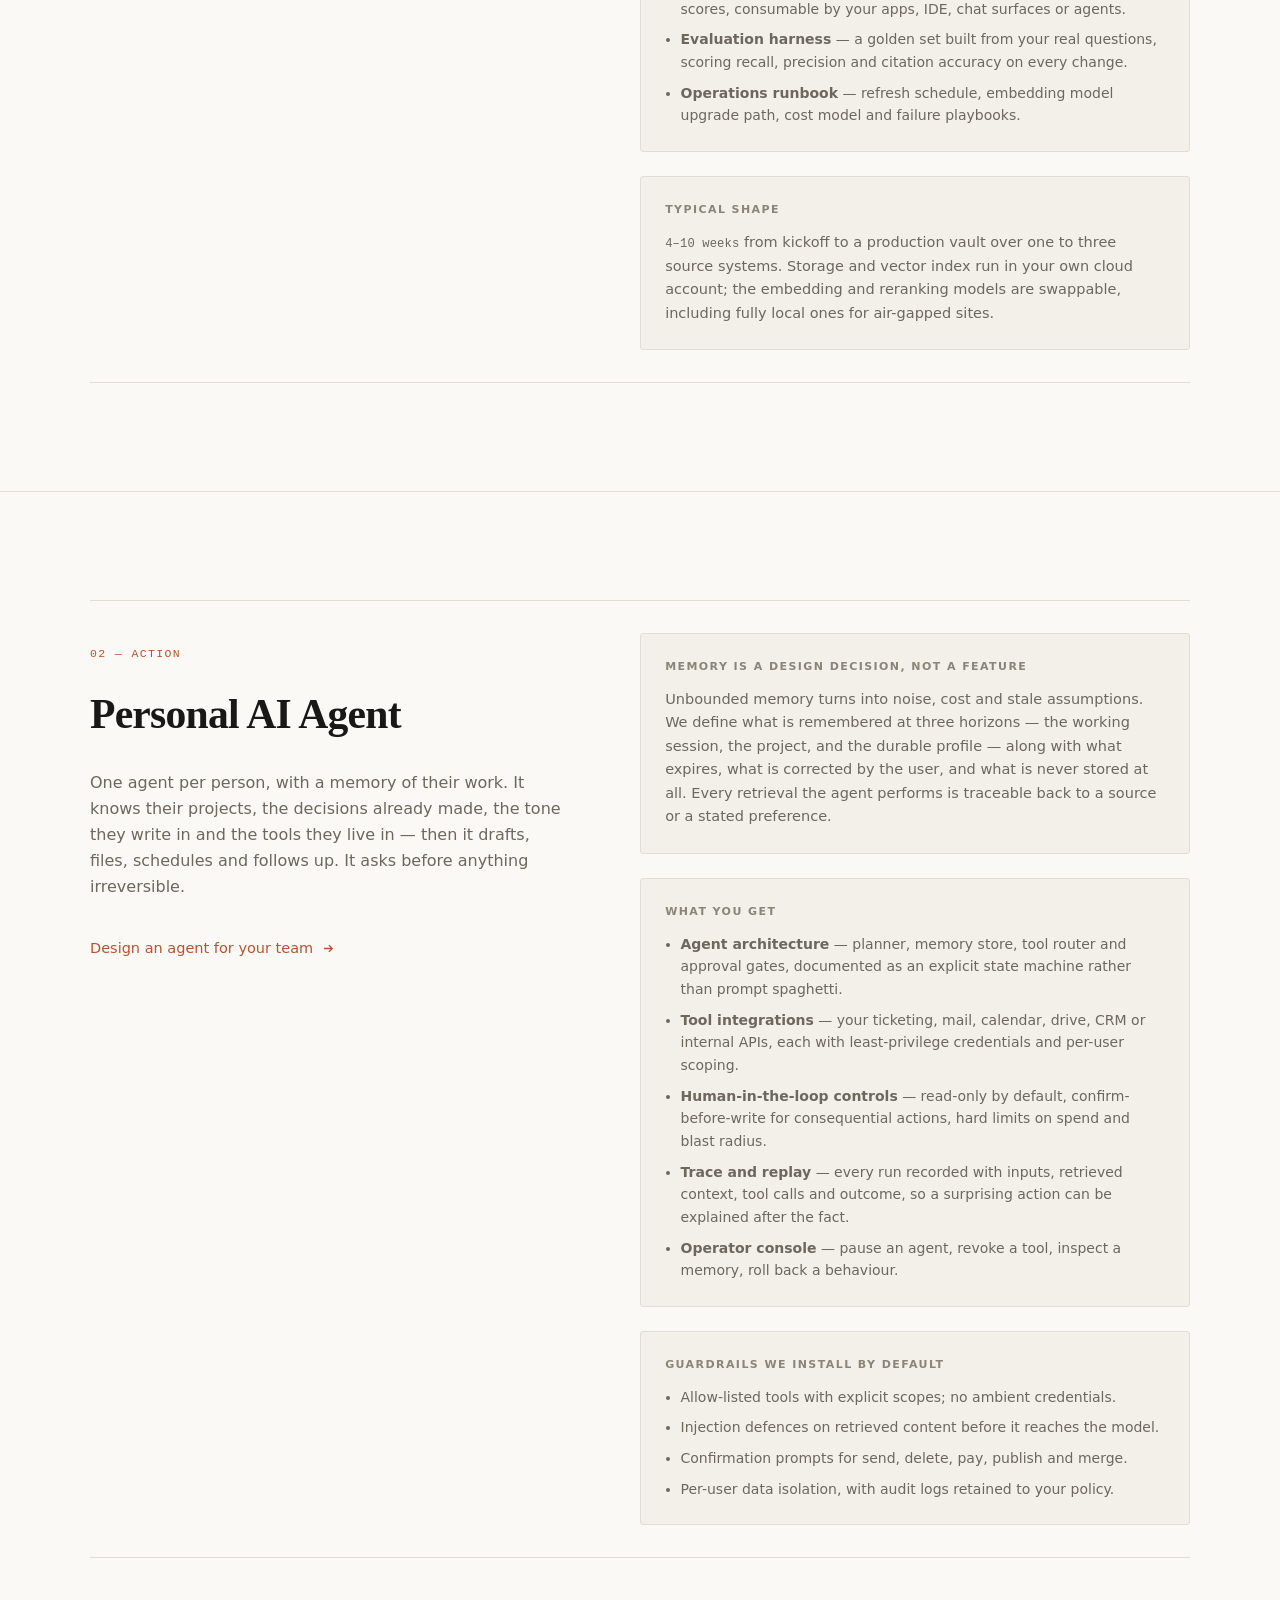
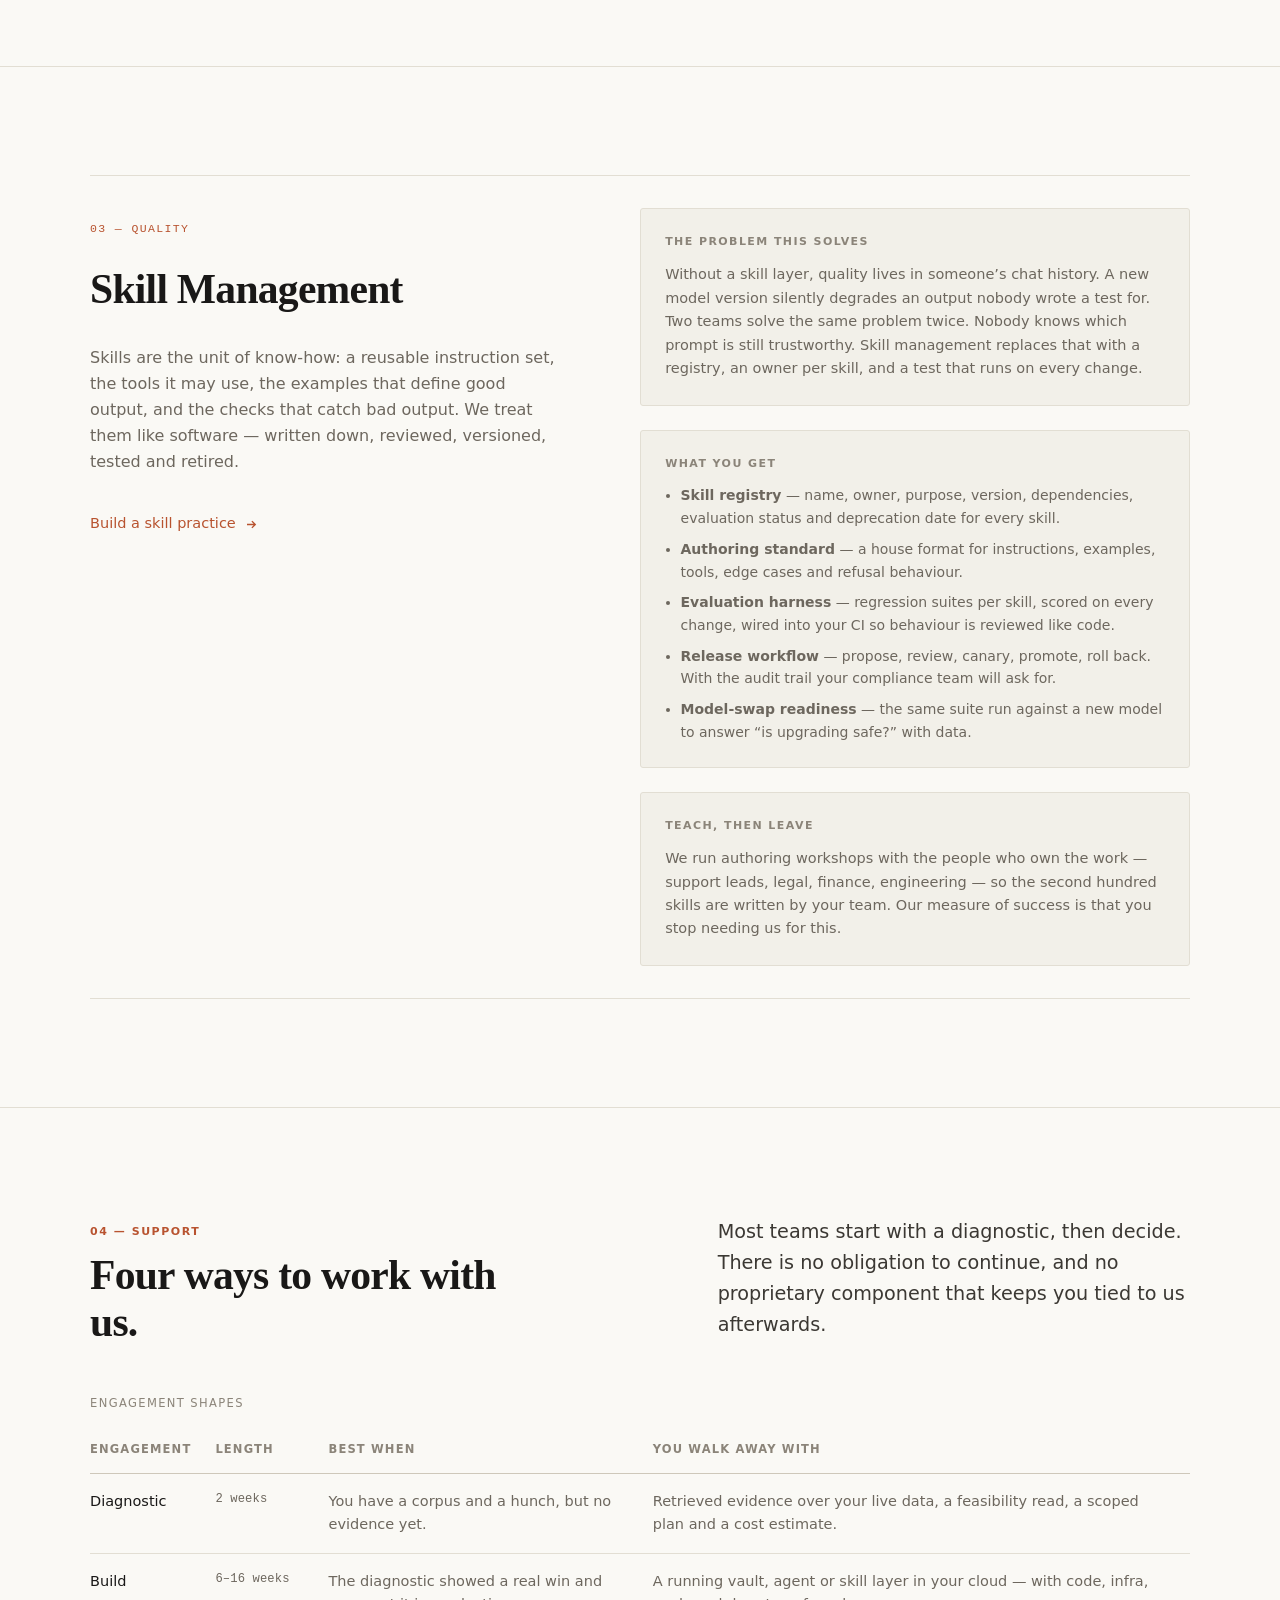
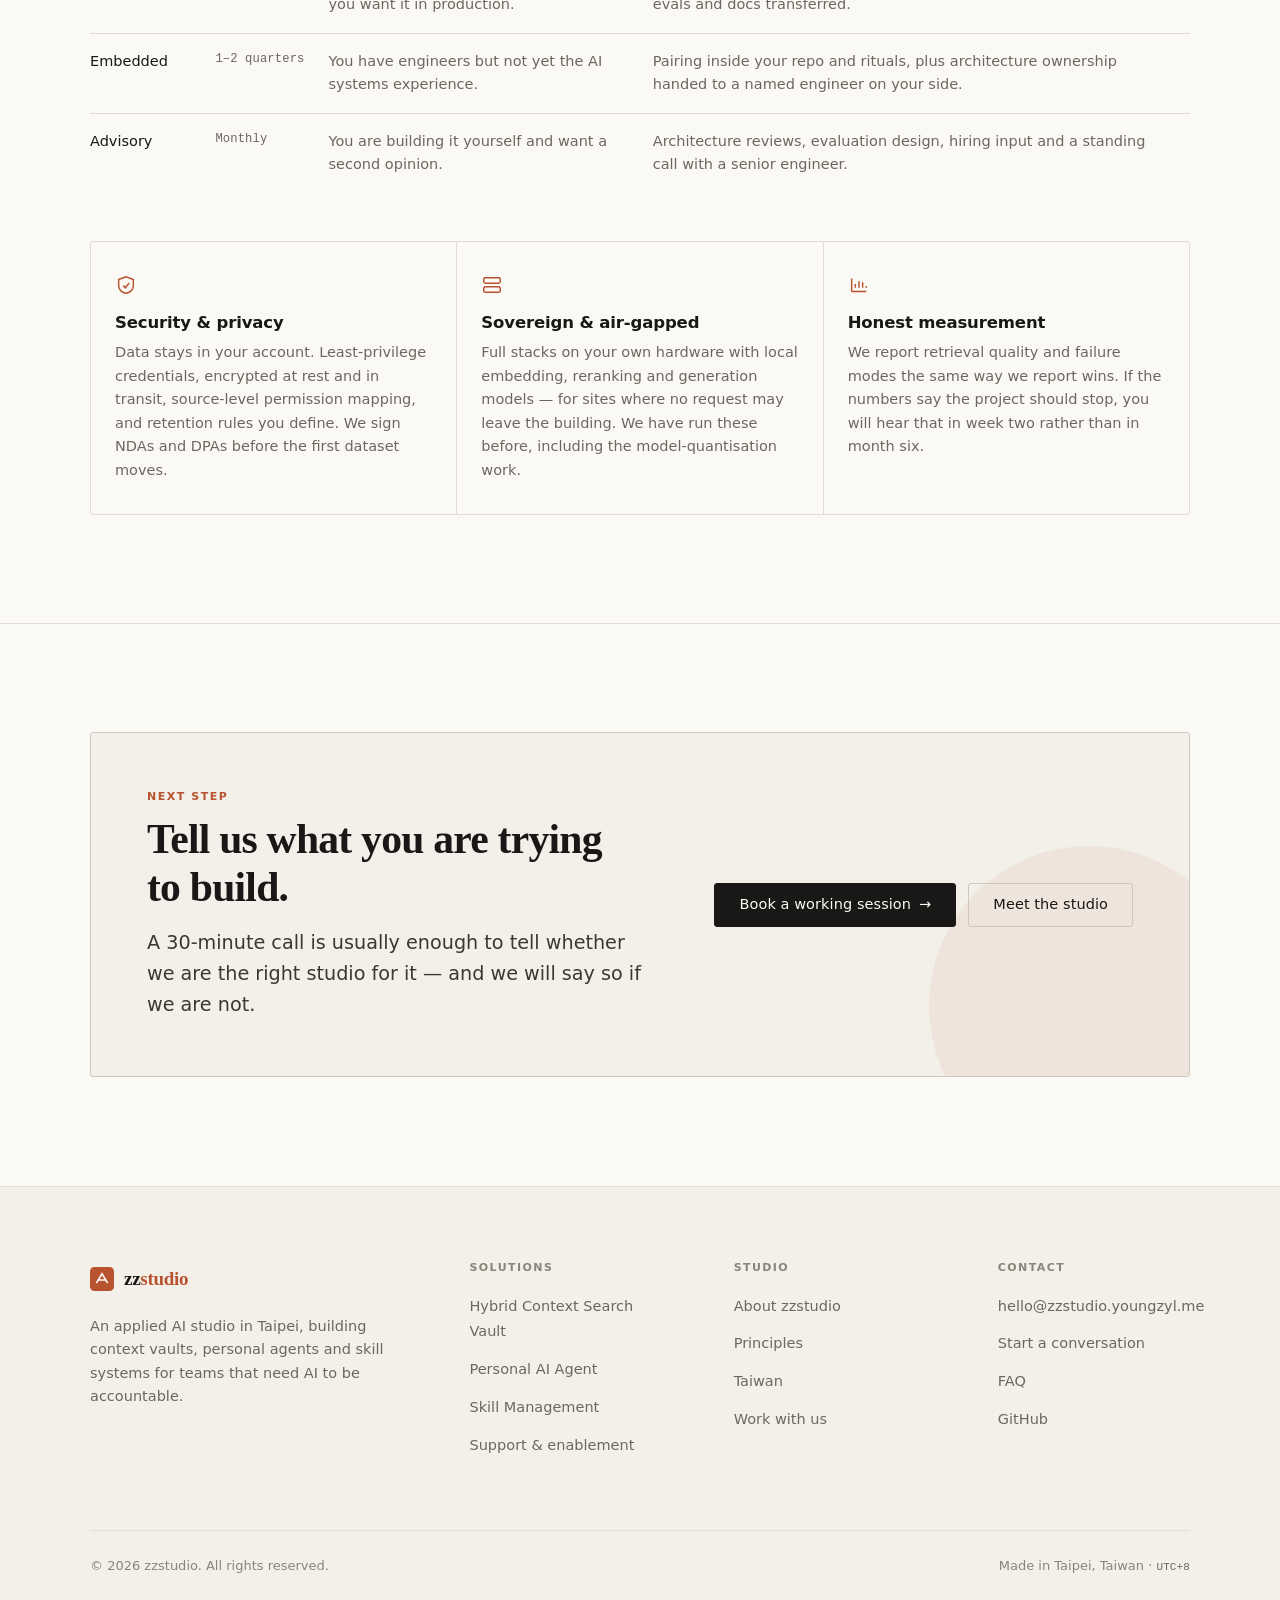
<file: solutions.html>
<!doctype html>
<html lang="en">
<head>
<meta charset="utf-8">
<meta name="viewport" content="width=device-width, initial-scale=1">
<title>Solutions — zzstudio</title>
<meta name="description" content="Hybrid context search vaults, personal AI agents, skill management and the support model behind them.">
<link rel="canonical" href="https://zzstudio.youngzyl.me/solutions.html">
<meta name="color-scheme" content="light dark">
<meta name="theme-color" content="#faf9f5" media="(prefers-color-scheme: light)">
<meta name="theme-color" content="#141312" media="(prefers-color-scheme: dark)">
<meta property="og:type" content="website">
<meta property="og:site_name" content="zzstudio">
<meta property="og:title" content="Solutions — zzstudio">
<meta property="og:description" content="Hybrid context search vaults, personal AI agents, skill management and the support model behind them.">
<meta property="og:url" content="https://zzstudio.youngzyl.me/solutions.html">
<meta property="og:image" content="https://zzstudio.youngzyl.me/og.png">
<meta name="twitter:card" content="summary_large_image">
<link rel="icon" href="data:image/svg+xml,%3Csvg xmlns='http://www.w3.org/2000/svg' viewBox='0 0 32 32'%3E%3Crect width='32' height='32' rx='6' fill='%23b8532f'/%3E%3Cpath d='M9 20.5 16 9l7 11.5M11.6 17.4h8.8' stroke='%23faf9f5' stroke-width='2.1' fill='none' stroke-linecap='square'/%3E%3C/svg%3E">
<link rel="stylesheet" href="styles.css">
<script type="application/ld+json">
{
  "@context": "https://schema.org",
  "@type": "WebPage",
  "name": "Solutions",
  "url": "https://zzstudio.youngzyl.me/solutions.html",
  "isPartOf": {
    "@type": "Organization",
    "name": "zzstudio",
    "url": "https://zzstudio.youngzyl.me/"
  }
}
</script>
</head>
<body>
<a class="skip" href="#main">Skip to content</a>
<div class="progress" data-progress aria-hidden="true"></div>

<header class="masthead">
  <div class="shell masthead__inner">
    <a class="brand" href="index.html" aria-label="zzstudio — home">
      <svg class="brand__mark" width="26" height="26" viewBox="0 0 32 32" aria-hidden="true">
        <rect width="32" height="32" rx="6" fill="var(--clay)"></rect>
        <path d="M9 20.5 16 9l7 11.5M11.6 17.4h8.8" stroke="var(--paper)" stroke-width="2.1" fill="none" stroke-linecap="square"></path>
      </svg>
      <span class="brand__word">zz<span>studio</span></span>
      <span class="brand__sub">AI solutions · Taiwan</span>
    </a>

    <button class="icon-btn nav-toggle" type="button" data-nav-toggle aria-expanded="false" aria-controls="site-nav" aria-label="Toggle navigation">
      <svg width="20" height="20" viewBox="0 0 20 20" fill="none" stroke="currentColor" stroke-width="1.6" aria-hidden="true">
        <path d="M3 6h14M3 10h14M3 14h14"></path>
      </svg>
    </button>

    <nav class="nav" id="site-nav" data-nav data-open="false" aria-label="Primary">
      <a class="nav__link" href="index.html">Home</a>
      <a class="nav__link" href="solutions.html" aria-current="page">Solutions</a>
      <a class="nav__link" href="about.html">Studio</a>
      <a class="nav__link" href="contact.html">Contact</a>
      <span class="nav__cta"><a class="btn btn--primary" href="contact.html">Start a project <span class="btn__arrow" aria-hidden="true">→</span></a></span>
    </nav>

    <div class="masthead__tools">
      <button class="icon-btn theme-toggle" type="button" data-theme-toggle aria-pressed="false" aria-label="Switch appearance">
        <svg class="moon" width="18" height="18" viewBox="0 0 20 20" fill="none" stroke="currentColor" stroke-width="1.5" aria-hidden="true">
          <path d="M16 12.2A6.8 6.8 0 0 1 7.8 4a6.8 6.8 0 1 0 8.2 8.2Z"></path>
        </svg>
        <svg class="sun" width="18" height="18" viewBox="0 0 20 20" fill="none" stroke="currentColor" stroke-width="1.5" aria-hidden="true">
          <circle cx="10" cy="10" r="3.6"></circle>
          <path d="M10 2v2M10 16v2M2 10h2M16 10h2M4.3 4.3l1.4 1.4M14.3 14.3l1.4 1.4M15.7 4.3l-1.4 1.4M5.7 14.3l-1.4 1.4"></path>
        </svg>
      </button>
    </div>
  </div>
</header>

<main id="main">

  <section class="page-head">
    <div class="shell">
      <div class="page-head__inner">
        <p class="crumbs"><a href="index.html">Home</a><span aria-hidden="true">/</span>Solutions</p>
        <p class="eyebrow">Solutions</p>
        <h1 class="display" style="font-size:clamp(2.1rem,4.6vw,3.3rem)">The three layers behind dependable AI.</h1>
        <p class="lede">An assistant is only as good as what it can retrieve, what it is allowed to do, and how well it has been taught. We build all three — and we build them so your team can maintain them.</p>
      </div>
    </div>
  </section>

  <nav class="shell jump" aria-label="On this page">
    <a href="#vault"><span class="mono">01</span> Hybrid Context Search Vault</a>
    <a href="#agent"><span class="mono">02</span> Personal AI Agent</a>
    <a href="#skills"><span class="mono">03</span> Skill Management</a>
    <a href="#support"><span class="mono">04</span> Support &amp; enablement</a>
  </nav>

  <!-- ======================================================== 01 vault -->
  <section class="section" id="vault">
    <div class="shell">
      <div class="detail">
        <div class="detail__head">
          <p class="detail__kicker">01 — Retrieval</p>
          <h2 class="h2">Hybrid Context Search Vault</h2>
          <p class="body-copy">A governed retrieval layer over everything your organisation knows. It answers with evidence, respects who is asking, and stays useful when the corpus grows past the point where anyone can hold it in their head.</p>
          <p><a class="arrow-link" href="contact.html">Scope a vault for your corpus <svg width="15" height="15" viewBox="0 0 20 20" fill="none" stroke="currentColor" stroke-width="1.8" aria-hidden="true"><path d="M4 10h11M10.5 5.5 15 10l-4.5 4.5"></path></svg></a></p>
        </div>

        <div class="detail__aside">
          <div class="panel">
            <h4>Why hybrid, and not just vectors</h4>
            <p>Embeddings are excellent at meaning and terrible at precision. Your organisation is full of strings that must match exactly: part numbers, ticket IDs, error codes, contract clauses, internal acronyms. Running lexical and dense retrieval in parallel — then fusing and reranking — is the difference between “roughly related” and “this exact paragraph, in this exact revision”.</p>
          </div>

          <div class="table-scroll">
            <table class="table">
              <caption>Retrieval modes we combine</caption>
              <thead>
                <tr><th scope="col">Mode</th><th scope="col">Strong at</th><th scope="col">Blind spot</th></tr>
              </thead>
              <tbody>
                <tr><td>Lexical (BM25)</td><td>Exact identifiers, names, code, quoted phrases</td><td>Paraphrase and synonymy</td></tr>
                <tr><td>Dense (vectors)</td><td>Meaning across wording differences</td><td>Rare tokens, numbers, precision</td></tr>
                <tr><td>Metadata &amp; filters</td><td>Recency, owner, source, classification</td><td>Needs disciplined ingestion</td></tr>
                <tr><td>Fusion + rerank</td><td>Ordering the shortlist correctly</td><td>Costs latency — we tune the budget</td></tr>
              </tbody>
            </table>
          </div>

          <div class="panel">
            <h4>What you get</h4>
            <ul>
              <li><strong>Ingestion pipeline</strong> — connectors for wikis, drives, ticketing, chat, code and databases, with de-duplication, versioning and incremental sync.</li>
              <li><strong>Permission mapping</strong> — source ACLs carried through to retrieval, so an answer never leaks a document the asker can’t open.</li>
              <li><strong>Retrieval API</strong> — a documented endpoint with filters, citations and scores, consumable by your apps, IDE, chat surfaces or agents.</li>
              <li><strong>Evaluation harness</strong> — a golden set built from your real questions, scoring recall, precision and citation accuracy on every change.</li>
              <li><strong>Operations runbook</strong> — refresh schedule, embedding model upgrade path, cost model and failure playbooks.</li>
            </ul>
          </div>

          <div class="panel">
            <h4>Typical shape</h4>
            <p><span class="mono">4–10 weeks</span> from kickoff to a production vault over one to three source systems. Storage and vector index run in your own cloud account; the embedding and reranking models are swappable, including fully local ones for air-gapped sites.</p>
          </div>
        </div>
      </div>
    </div>
  </section>

  <!-- ======================================================== 02 agent -->
  <section class="section" id="agent">
    <div class="shell">
      <div class="detail">
        <div class="detail__head">
          <p class="detail__kicker">02 — Action</p>
          <h2 class="h2">Personal AI Agent</h2>
          <p class="body-copy">One agent per person, with a memory of their work. It knows their projects, the decisions already made, the tone they write in and the tools they live in — then it drafts, files, schedules and follows up. It asks before anything irreversible.</p>
          <p><a class="arrow-link" href="contact.html">Design an agent for your team <svg width="15" height="15" viewBox="0 0 20 20" fill="none" stroke="currentColor" stroke-width="1.8" aria-hidden="true"><path d="M4 10h11M10.5 5.5 15 10l-4.5 4.5"></path></svg></a></p>
        </div>

        <div class="detail__aside">
          <div class="panel">
            <h4>Memory is a design decision, not a feature</h4>
            <p>Unbounded memory turns into noise, cost and stale assumptions. We define what is remembered at three horizons — the working session, the project, and the durable profile — along with what expires, what is corrected by the user, and what is never stored at all. Every retrieval the agent performs is traceable back to a source or a stated preference.</p>
          </div>

          <div class="panel">
            <h4>What you get</h4>
            <ul>
              <li><strong>Agent architecture</strong> — planner, memory store, tool router and approval gates, documented as an explicit state machine rather than prompt spaghetti.</li>
              <li><strong>Tool integrations</strong> — your ticketing, mail, calendar, drive, CRM or internal APIs, each with least-privilege credentials and per-user scoping.</li>
              <li><strong>Human-in-the-loop controls</strong> — read-only by default, confirm-before-write for consequential actions, hard limits on spend and blast radius.</li>
              <li><strong>Trace and replay</strong> — every run recorded with inputs, retrieved context, tool calls and outcome, so a surprising action can be explained after the fact.</li>
              <li><strong>Operator console</strong> — pause an agent, revoke a tool, inspect a memory, roll back a behaviour.</li>
            </ul>
          </div>

          <div class="panel">
            <h4>Guardrails we install by default</h4>
            <ul>
              <li>Allow-listed tools with explicit scopes; no ambient credentials.</li>
              <li>Injection defences on retrieved content before it reaches the model.</li>
              <li>Confirmation prompts for send, delete, pay, publish and merge.</li>
              <li>Per-user data isolation, with audit logs retained to your policy.</li>
            </ul>
          </div>
        </div>
      </div>
    </div>
  </section>

  <!-- ======================================================= 03 skills -->
  <section class="section" id="skills">
    <div class="shell">
      <div class="detail">
        <div class="detail__head">
          <p class="detail__kicker">03 — Quality</p>
          <h2 class="h2">Skill Management</h2>
          <p class="body-copy">Skills are the unit of know-how: a reusable instruction set, the tools it may use, the examples that define good output, and the checks that catch bad output. We treat them like software — written down, reviewed, versioned, tested and retired.</p>
          <p><a class="arrow-link" href="contact.html">Build a skill practice <svg width="15" height="15" viewBox="0 0 20 20" fill="none" stroke="currentColor" stroke-width="1.8" aria-hidden="true"><path d="M4 10h11M10.5 5.5 15 10l-4.5 4.5"></path></svg></a></p>
        </div>

        <div class="detail__aside">
          <div class="panel">
            <h4>The problem this solves</h4>
            <p>Without a skill layer, quality lives in someone’s chat history. A new model version silently degrades an output nobody wrote a test for. Two teams solve the same problem twice. Nobody knows which prompt is still trustworthy. Skill management replaces that with a registry, an owner per skill, and a test that runs on every change.</p>
          </div>

          <div class="panel">
            <h4>What you get</h4>
            <ul>
              <li><strong>Skill registry</strong> — name, owner, purpose, version, dependencies, evaluation status and deprecation date for every skill.</li>
              <li><strong>Authoring standard</strong> — a house format for instructions, examples, tools, edge cases and refusal behaviour.</li>
              <li><strong>Evaluation harness</strong> — regression suites per skill, scored on every change, wired into your CI so behaviour is reviewed like code.</li>
              <li><strong>Release workflow</strong> — propose, review, canary, promote, roll back. With the audit trail your compliance team will ask for.</li>
              <li><strong>Model-swap readiness</strong> — the same suite run against a new model to answer “is upgrading safe?” with data.</li>
            </ul>
          </div>

          <div class="panel">
            <h4>Teach, then leave</h4>
            <p>We run authoring workshops with the people who own the work — support leads, legal, finance, engineering — so the second hundred skills are written by your team. Our measure of success is that you stop needing us for this.</p>
          </div>
        </div>
      </div>
    </div>
  </section>

  <!-- ====================================================== 04 support -->
  <section class="section" id="support">
    <div class="shell">
      <div class="sec-head sec-head--split">
        <div>
          <p class="eyebrow">04 — Support</p>
          <h2 class="h2">Four ways to work with us.</h2>
        </div>
        <div class="sec-head__aside">
          <p class="lede">Most teams start with a diagnostic, then decide. There is no obligation to continue, and no proprietary component that keeps you tied to us afterwards.</p>
        </div>
      </div>

      <div class="table-scroll reveal">
        <table class="table">
          <caption>Engagement shapes</caption>
          <thead>
            <tr>
              <th scope="col">Engagement</th>
              <th scope="col">Length</th>
              <th scope="col">Best when</th>
              <th scope="col">You walk away with</th>
            </tr>
          </thead>
          <tbody>
            <tr>
              <td>Diagnostic</td>
              <td class="mono">2 weeks</td>
              <td>You have a corpus and a hunch, but no evidence yet.</td>
              <td>Retrieved evidence over your live data, a feasibility read, a scoped plan and a cost estimate.</td>
            </tr>
            <tr>
              <td>Build</td>
              <td class="mono">6–16 weeks</td>
              <td>The diagnostic showed a real win and you want it in production.</td>
              <td>A running vault, agent or skill layer in your cloud — with code, infra, evals and docs transferred.</td>
            </tr>
            <tr>
              <td>Embedded</td>
              <td class="mono">1–2 quarters</td>
              <td>You have engineers but not yet the AI systems experience.</td>
              <td>Pairing inside your repo and rituals, plus architecture ownership handed to a named engineer on your side.</td>
            </tr>
            <tr>
              <td>Advisory</td>
              <td class="mono">Monthly</td>
              <td>You are building it yourself and want a second opinion.</td>
              <td>Architecture reviews, evaluation design, hiring input and a standing call with a senior engineer.</td>
            </tr>
          </tbody>
        </table>
      </div>

      <div class="grid grid--3 reveal" style="margin-top:var(--s7)">
        <div class="cell">
          <svg class="cell__icon" width="22" height="22" viewBox="0 0 24 24" fill="none" stroke="currentColor" stroke-width="1.6" aria-hidden="true"><path d="M12 3 4 6v6c0 5 3.4 8.2 8 9 4.6-.8 8-4 8-9V6l-8-3Z"></path><path d="M9 12.5 11.2 15 15.5 9.8"></path></svg>
          <h3 class="cell__title">Security &amp; privacy</h3>
          <p>Data stays in your account. Least-privilege credentials, encrypted at rest and in transit, source-level permission mapping, and retention rules you define. We sign NDAs and DPAs before the first dataset moves.</p>
        </div>
        <div class="cell">
          <svg class="cell__icon" width="22" height="22" viewBox="0 0 24 24" fill="none" stroke="currentColor" stroke-width="1.6" aria-hidden="true"><rect x="3" y="4" width="18" height="6" rx="1.8"></rect><rect x="3" y="14" width="18" height="6" rx="1.8"></rect><path d="M7 7h.01M7 17h.01"></path></svg>
          <h3 class="cell__title">Sovereign &amp; air-gapped</h3>
          <p>Full stacks on your own hardware with local embedding, reranking and generation models — for sites where no request may leave the building. We have run these before, including the model-quantisation work.</p>
        </div>
        <div class="cell">
          <svg class="cell__icon" width="22" height="22" viewBox="0 0 24 24" fill="none" stroke="currentColor" stroke-width="1.6" aria-hidden="true"><path d="M4 19V5M4 19h16"></path><path d="M8 15v-4M12 15V8M16 15v-6M20 15v-2"></path></svg>
          <h3 class="cell__title">Honest measurement</h3>
          <p>We report retrieval quality and failure modes the same way we report wins. If the numbers say the project should stop, you will hear that in week two rather than in month six.</p>
        </div>
      </div>
    </div>
  </section>

  <section class="section">
    <div class="shell">
      <div class="cta reveal">
        <div class="cta__body">
          <p class="eyebrow">Next step</p>
          <h2 class="h2">Tell us what you are trying to build.</h2>
          <p class="lede">A 30-minute call is usually enough to tell whether we are the right studio for it — and we will say so if we are not.</p>
        </div>
        <div class="cta__actions">
          <a class="btn btn--primary" href="contact.html">Book a working session <span class="btn__arrow" aria-hidden="true">→</span></a>
          <a class="btn" href="about.html">Meet the studio</a>
        </div>
      </div>
    </div>
  </section>

</main>

<footer class="footer">
  <div class="shell">
    <div class="footer__grid">
      <div>
        <a class="brand" href="index.html" aria-label="zzstudio — home">
          <svg class="brand__mark" width="24" height="24" viewBox="0 0 32 32" aria-hidden="true">
            <rect width="32" height="32" rx="6" fill="var(--clay)"></rect>
            <path d="M9 20.5 16 9l7 11.5M11.6 17.4h8.8" stroke="var(--paper)" stroke-width="2.1" fill="none" stroke-linecap="square"></path>
          </svg>
          <span class="brand__word">zz<span>studio</span></span>
        </a>
        <p class="footer__blurb">An applied AI studio in Taipei, building context vaults, personal agents and skill systems for teams that need AI to be accountable.</p>
      </div>

      <div>
        <h4>Solutions</h4>
        <ul>
          <li><a href="solutions.html#vault">Hybrid Context Search Vault</a></li>
          <li><a href="solutions.html#agent">Personal AI Agent</a></li>
          <li><a href="solutions.html#skills">Skill Management</a></li>
          <li><a href="solutions.html#support">Support &amp; enablement</a></li>
        </ul>
      </div>

      <div>
        <h4>Studio</h4>
        <ul>
          <li><a href="about.html">About zzstudio</a></li>
          <li><a href="about.html#principles">Principles</a></li>
          <li><a href="about.html#taiwan">Taiwan</a></li>
          <li><a href="about.html#careers">Work with us</a></li>
        </ul>
      </div>

      <div>
        <h4>Contact</h4>
        <ul>
          <li><a href="mailto:hello@zzstudio.youngzyl.me">hello@zzstudio.youngzyl.me</a></li>
          <li><a href="contact.html">Start a conversation</a></li>
          <li><a href="contact.html#faq">FAQ</a></li>
          <li><a href="https://github.com/" rel="noopener">GitHub</a></li>
        </ul>
      </div>
    </div>

    <div class="footer__base">
      <p>© <span data-year>2025</span> zzstudio. All rights reserved.</p>
      <p>Made in Taipei, Taiwan · <span class="mono">UTC+8</span></p>
    </div>
  </div>
</footer>

<script src="main.js" defer></script>
</body>
</html>
</file>
<file: styles.css>
/* ============================================================================
   zzstudio — company site
   Design language: warm editorial. Ivory paper, clay accent, hairline rules
   instead of heavy cards, serif display over sans body.
   No external fonts. No CDN. No build step.
   ========================================================================== */

/* ---------------------------------------------------------------- tokens -- */

:root {
  /* type stacks — system only, so the site stays dependency-free */
  --serif: "Iowan Old Style", "Palatino Linotype", Palatino, "Songti SC",
           "Source Han Serif SC", "Noto Serif CJK SC", Georgia, "Times New Roman", serif;
  --sans: -apple-system, BlinkMacSystemFont, system-ui, "Segoe UI", Roboto,
          "Helvetica Neue", "PingFang SC", "Hiragino Sans GB", "Microsoft YaHei",
          "Noto Sans CJK SC", sans-serif;
  --mono: ui-monospace, "SF Mono", "JetBrains Mono", Menlo, Consolas,
          "Liberation Mono", monospace;

  /* spacing scale — the single source of every margin, gap and padding */
  --s1: 4px;
  --s2: 8px;
  --s3: 12px;
  --s4: 16px;
  --s5: 24px;
  --s6: 32px;
  --s7: 48px;
  --s8: 72px;
  --s9: 104px;

  --shell: 1140px;
  --pad: 20px;
  --radius: 3px;
  --speed: 260ms;
  --ease: cubic-bezier(.22, .61, .36, 1);

  /* paper / ink */
  --paper:   #faf9f5;
  --paper-2: #f2f0e9;
  --paper-3: #e9e5da;
  --ink:     #191817;
  --ink-2:   #3b3833;
  --muted:   #6d675e;
  --faint:   #8b8479;
  --rule:    #e2ded3;
  --rule-2:  #cec8ba;
  --clay:    #b8532f;
  --clay-lit:#d97757;
  --clay-wash: rgba(184, 83, 47, .075);
  --ink-wash: rgba(25, 24, 23, .04);

  --shadow: 0 1px 2px rgba(25, 24, 23, .05), 0 12px 32px -18px rgba(25, 24, 23, .22);
  color-scheme: light;
}

/* manual override wins over system preference, in both directions */
[data-theme="dark"] {
  --paper:   #141312;
  --paper-2: #1b1918;
  --paper-3: #24211e;
  --ink:     #ece7de;
  --ink-2:   #d0c9be;
  --muted:   #9b938a;
  --faint:   #867e74;
  --rule:    #302d28;
  --rule-2:  #443f38;
  --clay:    #e2a07a;
  --clay-lit:#d97757;
  --clay-wash: rgba(226, 160, 122, .1);
  --ink-wash: rgba(236, 231, 222, .05);
  --shadow: 0 1px 2px rgba(0, 0, 0, .3), 0 14px 36px -20px rgba(0, 0, 0, .7);
  color-scheme: dark;
}

@media (prefers-color-scheme: dark) {
  :root:not([data-theme="light"]) {
    --paper:   #141312;
    --paper-2: #1b1918;
    --paper-3: #24211e;
    --ink:     #ece7de;
    --ink-2:   #d0c9be;
    --muted:   #9b938a;
    --faint:   #867e74;
    --rule:    #302d28;
    --rule-2:  #443f38;
    --clay:    #e2a07a;
    --clay-lit:#d97757;
    --clay-wash: rgba(226, 160, 122, .1);
    --ink-wash: rgba(236, 231, 222, .05);
    --shadow: 0 1px 2px rgba(0, 0, 0, .3), 0 14px 36px -20px rgba(0, 0, 0, .7);
    color-scheme: dark;
  }
}

/* ------------------------------------------------------------ base reset -- */

*, *::before, *::after { box-sizing: border-box; }

[hidden] { display: none !important; }

html {
  -webkit-text-size-adjust: 100%;
  scroll-behavior: smooth;
  scroll-padding-top: 96px;
}

body {
  margin: 0;
  background: var(--paper);
  color: var(--ink);
  font: 16px/1.62 var(--sans);
  font-variant-numeric: tabular-nums;
  text-rendering: optimizeLegibility;
  -webkit-font-smoothing: antialiased;
  overflow-x: hidden;
}

img, svg { display: block; max-width: 100%; }

::selection { background: var(--clay-wash); color: var(--ink); }

:focus-visible {
  outline: 2px solid var(--clay);
  outline-offset: 3px;
  border-radius: 1px;
}

.shell {
  width: 100%;
  max-width: var(--shell);
  margin-inline: auto;
  padding-inline: var(--pad);
}

.skip {
  position: absolute;
  left: -9999px;
  top: 0;
  z-index: 90;
  background: var(--paper);
  color: var(--ink);
  padding: var(--s3) var(--s4);
  border: 1px solid var(--clay);
  font-size: 14px;
}
.skip:focus { left: var(--s4); top: var(--s4); }

/* -------------------------------------------------- type + small helpers -- */

h1, h2, h3, h4 { margin: 0; font-weight: 600; }

.display,
.h1 { font: 600 clamp(2.35rem, 5.6vw, 4rem)/1.06 var(--serif); letter-spacing: -.022em; }
.h2 { font: 600 clamp(1.75rem, 3.4vw, 2.6rem)/1.14 var(--serif); letter-spacing: -.018em; }
.h3 { font: 600 clamp(1.15rem, 1.7vw, 1.4rem)/1.28 var(--serif); letter-spacing: -.01em; }

.eyebrow {
  margin: 0 0 var(--s3);
  font-size: 11px;
  line-height: 1.4;
  letter-spacing: .14em;
  text-transform: uppercase;
  font-weight: 600;
  color: var(--clay);
}

.lede {
  margin: var(--s5) 0 0;
  font: 400 clamp(1.06rem, 1.5vw, 1.22rem)/1.62 var(--sans);
  color: var(--ink-2);
  max-width: 62ch;
}

.body-copy {
  margin: var(--s4) 0 0;
  color: var(--muted);
  max-width: 68ch;
}
.body-copy strong { color: var(--ink-2); font-weight: 600; }

.mono {
  font-family: var(--mono);
  /* never let a mono annotation fall below 11px, whatever context it sits in */
  font-size: max(11px, .84em);
  letter-spacing: .01em;
  color: var(--muted);
}

.rule {
  height: 1px;
  border: 0;
  margin: 0;
  background: var(--rule);
}

.section {
  padding: clamp(64px, 9vw, 108px) 0;
  border-top: 1px solid var(--rule);
}
.section--tight { padding: clamp(48px, 6vw, 72px) 0; }
.section--flush { border-top: 0; }

/* section header: eyebrow left, headline + optional aside right */
.sec-head { margin-bottom: var(--s7); }
.sec-head .h2 { max-width: 22ch; }

@media (min-width: 860px) {
  .sec-head--split {
    display: grid;
    grid-template-columns: minmax(0, 1fr) minmax(0, 0.85fr);
    gap: var(--s6) var(--s8);
    align-items: end;
  }
  .sec-head--split .sec-head__aside { padding-bottom: 6px; }
  .sec-head--split .lede { margin-top: 0; }
}

/* --------------------------------------------------------------- buttons -- */

.btn {
  display: inline-flex;
  align-items: center;
  justify-content: center;
  gap: var(--s2);
  min-height: 44px;
  padding: 0 var(--s5);
  border: 1px solid var(--rule-2);
  border-radius: var(--radius);
  background: transparent;
  color: var(--ink);
  font: 500 14.5px/1 var(--sans);
  letter-spacing: .005em;
  text-decoration: none;
  cursor: pointer;
  transition: border-color 140ms linear, background 140ms linear,
              color 140ms linear, transform 140ms var(--ease);
}
.btn:hover { border-color: var(--ink-2); background: var(--ink-wash); }
.btn:active { transform: translateY(1px); }

.btn--primary {
  background: var(--ink);
  border-color: var(--ink);
  color: var(--paper);
}
.btn--primary:hover { background: var(--clay); border-color: var(--clay); color: #fff; }
[data-theme="dark"] .btn--primary:hover { color: #1a1207; }
@media (prefers-color-scheme: dark) {
  :root:not([data-theme="light"]) .btn--primary:hover { color: #1a1207; }
}

.btn--ghost { border-color: transparent; color: var(--muted); padding-inline: var(--s3); }
.btn--ghost:hover { color: var(--ink); border-color: var(--rule); background: transparent; }

.btn__arrow { transition: transform 160ms var(--ease); }
.btn:hover .btn__arrow { transform: translateX(3px); }

.link {
  color: var(--clay);
  text-decoration: none;
  border-bottom: 1px solid color-mix(in srgb, var(--clay) 35%, transparent);
  transition: border-color 140ms linear, color 140ms linear;
}
.link:hover { color: var(--ink); border-bottom-color: var(--ink); }

.arrow-link {
  display: inline-flex;
  align-items: center;
  gap: var(--s2);
  min-height: 34px;
  padding: 4px 0;
  color: var(--clay);
  font-weight: 500;
  font-size: 14.5px;
  text-decoration: none;
}
.arrow-link svg { transition: transform 160ms var(--ease); }
.arrow-link:hover svg { transform: translateX(4px); }
.arrow-link:hover { color: var(--ink); }

/* ---------------------------------------------------------------- header -- */

.masthead {
  position: sticky;
  top: 0;
  z-index: 50;
  background: color-mix(in srgb, var(--paper) 86%, transparent);
  backdrop-filter: saturate(180%) blur(14px);
  -webkit-backdrop-filter: saturate(180%) blur(14px);
  border-bottom: 1px solid var(--rule);
}

.masthead__inner {
  display: flex;
  align-items: center;
  gap: var(--s5);
  min-height: 66px;
}

.brand {
  display: inline-flex;
  align-items: center;
  gap: 10px;
  min-height: 40px;
  text-decoration: none;
  color: var(--ink);
  margin-right: auto;
  flex: none;
}
.brand__mark { flex: none; }
.brand__word {
  font: 600 19px/1 var(--serif);
  letter-spacing: -.015em;
}
.brand__word span { color: var(--clay); }
.brand__sub {
  display: none;
  font-size: 11px;
  letter-spacing: .13em;
  text-transform: uppercase;
  color: var(--faint);
  padding-left: var(--s3);
  margin-left: var(--s1);
  border-left: 1px solid var(--rule-2);
}
@media (min-width: 700px) { .brand__sub { display: inline-block; } }

.nav { display: flex; align-items: center; gap: var(--s1); }
.nav__link {
  position: relative;
  padding: 10px var(--s3);
  font-size: 14.5px;
  color: var(--muted);
  text-decoration: none;
  transition: color 140ms linear;
}
.nav__link:hover { color: var(--ink); }
.nav__link[aria-current="page"] { color: var(--ink); font-weight: 500; }
.nav__link[aria-current="page"]::after {
  content: "";
  position: absolute;
  left: var(--s3);
  right: var(--s3);
  bottom: 2px;
  height: 1.5px;
  background: var(--clay);
}

.masthead__tools { display: flex; align-items: center; gap: var(--s2); }

.icon-btn {
  display: inline-flex;
  align-items: center;
  justify-content: center;
  width: 40px;
  height: 40px;
  border: 1px solid transparent;
  border-radius: var(--radius);
  background: transparent;
  color: var(--muted);
  cursor: pointer;
  transition: color 140ms linear, border-color 140ms linear, background 140ms linear;
}
.icon-btn:hover { color: var(--ink); border-color: var(--rule); background: var(--ink-wash); }

.theme-toggle .sun { display: none; }
[data-theme="dark"] .theme-toggle .sun { display: block; }
[data-theme="dark"] .theme-toggle .moon { display: none; }
@media (prefers-color-scheme: dark) {
  :root:not([data-theme="light"]) .theme-toggle .sun { display: block; }
  :root:not([data-theme="light"]) .theme-toggle .moon { display: none; }
  :root[data-theme="dark"] .theme-toggle .sun { display: block; }
  :root[data-theme="dark"] .theme-toggle .moon { display: none; }
}

.nav-toggle { display: none; }
@media (max-width: 860px) {
  .nav-toggle { display: inline-flex; }
  .nav {
    position: fixed;
    inset: 66px 0 auto 0;
    flex-direction: column;
    align-items: stretch;
    gap: 0;
    padding: var(--s3) var(--pad) var(--s5);
    background: var(--paper);
    border-bottom: 1px solid var(--rule);
    box-shadow: var(--shadow);
    transform: translateY(-8px);
    opacity: 0;
    pointer-events: none;
    transition: opacity 160ms linear, transform 160ms var(--ease);
  }
  .nav[data-open="true"] { opacity: 1; transform: none; pointer-events: auto; }
  .nav__link {
    padding: var(--s4) var(--s2);
    font-size: 16px;
    border-bottom: 1px solid var(--rule);
  }
  .nav__link[aria-current="page"]::after { display: none; }
  .nav__link[aria-current="page"] { color: var(--clay); }
  .nav__cta { margin-top: var(--s4); }
  .nav__cta .btn { width: 100%; }
}
@media (min-width: 861px) { .nav__cta { margin-left: var(--s2); } }

/* ------------------------------------------------------------------ hero -- */

.hero { padding: clamp(56px, 8vw, 96px) 0 clamp(48px, 6vw, 76px); }

.hero__grid {
  display: grid;
  gap: clamp(40px, 6vw, 64px);
  align-items: center;
}
@media (min-width: 980px) {
  .hero__grid { grid-template-columns: minmax(0, 1.02fr) minmax(0, 0.98fr); }
}

.hero__tag {
  display: inline-flex;
  align-items: center;
  gap: var(--s2);
  min-height: 34px;
  padding: 5px var(--s3) 5px var(--s2);
  margin-bottom: var(--s5);
  border: 1px solid var(--rule);
  border-radius: 100px;
  background: var(--paper-2);
  font-size: 12px;
  letter-spacing: .04em;
  color: var(--muted);
  text-decoration: none;
}
.hero__tag b { color: var(--ink); font-weight: 600; }
.hero__pip {
  width: 6px; height: 6px;
  border-radius: 50%;
  background: var(--clay);
  box-shadow: 0 0 0 3px var(--clay-wash);
  margin-left: 2px;
}

.hero__title { max-width: 15ch; }
.hero__title em {
  font-style: normal;
  color: var(--clay);
}

.hero__actions {
  display: flex;
  flex-wrap: wrap;
  gap: var(--s3);
  margin-top: var(--s6);
}

.hero__meta {
  display: flex;
  flex-wrap: wrap;
  gap: var(--s2) var(--s5);
  margin-top: var(--s6);
  padding-top: var(--s4);
  border-top: 1px solid var(--rule);
  font-size: 13px;
  color: var(--faint);
}
.hero__meta span { display: inline-flex; align-items: center; gap: var(--s2); }
.hero__meta svg { color: var(--clay); flex: none; }

/* hero figure — reset the UA `figure { margin: 1em 40px }`, which otherwise
   steals 80px from the column and shrinks the diagram */
.figure {
  margin: 0;
  border: 1px solid var(--rule);
  border-radius: var(--radius);
  background: var(--paper-2);
  padding: var(--s4);
  box-shadow: var(--shadow);
}
.figure__cap {
  display: flex;
  flex-wrap: wrap;
  justify-content: space-between;
  gap: var(--s3);
  margin-top: var(--s3);
  padding-top: var(--s3);
  border-top: 1px solid var(--rule);
  font-size: 11.5px;
  letter-spacing: .06em;
  text-transform: uppercase;
  color: var(--faint);
}
.diagram { width: 100%; height: auto; overflow: visible; }

/* -------------------------------------------------------------- trust bar -- */

.trust { border-top: 1px solid var(--rule); border-bottom: 1px solid var(--rule); }
.trust__inner {
  display: flex;
  flex-wrap: wrap;
  align-items: baseline;
  justify-content: space-between;
  gap: var(--s4) var(--s6);
  padding: var(--s5) 0;
}
.trust__label { font-size: 11px; letter-spacing: .14em; text-transform: uppercase; color: var(--faint); }
.trust__list {
  display: flex;
  flex-wrap: wrap;
  gap: var(--s3) var(--s6);
  list-style: none;
  margin: 0;
  padding: 0;
  font-size: 14px;
  color: var(--muted);
}
.trust__list li { display: inline-flex; align-items: center; gap: var(--s2); }
.trust__list svg { color: var(--clay); flex: none; }

/* ---------------------------------------------------------------- offerings */

.offer {
  display: grid;
  gap: var(--s5);
  padding: var(--s6) 0;
  border-top: 1px solid var(--rule);
}
.offer:first-of-type { border-top: 1px solid var(--rule-2); }
.offer:last-of-type { border-bottom: 1px solid var(--rule-2); }

.offer__num {
  font-family: var(--mono);
  font-size: 12px;
  color: var(--clay);
  letter-spacing: .08em;
}
.offer__body { min-width: 0; }
.offer__title { margin-bottom: var(--s3); }
.offer__title a {
  color: inherit;
  text-decoration: none;
  /* the negative margin cancels the padding, so the hit area grows from 26px
     to ~42px without moving anything on the page */
  display: inline-block;
  padding: 8px 0;
  margin: -8px 0;
}
.offer__title a:hover { color: var(--clay); }

.tagset {
  display: flex;
  flex-wrap: wrap;
  gap: var(--s2);
  margin: var(--s5) 0 0;
  padding: 0;
  list-style: none;
}
.tag {
  font-size: 12px;
  letter-spacing: .02em;
  color: var(--muted);
  padding: 3px 10px;
  border: 1px solid var(--rule);
  border-radius: 100px;
  background: var(--paper);
}

@media (min-width: 820px) {
  .offer { grid-template-columns: 74px minmax(0, 1fr) minmax(0, 0.78fr); gap: var(--s6); align-items: start; }
  .offer__num { padding-top: 8px; }
  .offer__aside { padding-top: 6px; }
}

/* ------------------------------------------------------------- capability -- */

.grid {
  display: grid;
  gap: 1px;
  background: var(--rule);
  border: 1px solid var(--rule);
  border-radius: var(--radius);
  overflow: hidden;
}
@media (min-width: 720px) {
  .grid--2 { grid-template-columns: repeat(2, minmax(0, 1fr)); }
  .grid--3 { grid-template-columns: repeat(3, minmax(0, 1fr)); }
}

.cell {
  background: var(--paper);
  padding: var(--s6) var(--s5);
  transition: background 180ms linear;
}
.cell:hover { background: var(--paper-2); }
.cell__icon { color: var(--clay); margin-bottom: var(--s4); }
.cell__title { font: 600 16.5px/1.3 var(--sans); letter-spacing: -.008em; margin-bottom: var(--s2); }
.cell p { margin: 0; font-size: 14.5px; color: var(--muted); }

/* -------------------------------------------------------------- processes -- */

.steps { counter-reset: step; display: grid; gap: 0; }
@media (min-width: 780px) { .steps { grid-template-columns: repeat(4, minmax(0, 1fr)); } }

.step {
  position: relative;
  padding: var(--s6) var(--s5) var(--s6) 0;
  border-top: 2px solid var(--rule-2);
}
.step::before {
  content: "";
  position: absolute;
  top: -2px;
  left: 0;
  width: 34px;
  height: 2px;
  background: var(--clay);
}
@media (min-width: 780px) {
  .step { padding-right: var(--s6); }
  .step + .step { padding-left: var(--s5); }
}
.step__num {
  display: block;
  font-family: var(--mono);
  font-size: 11.5px;
  letter-spacing: .12em;
  color: var(--faint);
  margin-bottom: var(--s3);
}
.step__title { font: 600 15.5px/1.3 var(--sans); margin-bottom: var(--s2); }
.step p { margin: 0; font-size: 14px; color: var(--muted); }

/* ------------------------------------------------------------------ stats -- */

.stats { display: grid; gap: 1px; background: var(--rule); border-top: 1px solid var(--rule); border-bottom: 1px solid var(--rule); }
@media (min-width: 640px) { .stats { grid-template-columns: repeat(3, minmax(0, 1fr)); } }
@media (min-width: 1000px) { .stats--4 { grid-template-columns: repeat(4, minmax(0, 1fr)); } }

.stat { background: var(--paper); padding: var(--s6) var(--s5); }
.stat__num {
  font: 600 clamp(1.9rem, 3.2vw, 2.6rem)/1 var(--serif);
  letter-spacing: -.02em;
  color: var(--clay);
  display: block;
}
.stat__label { margin-top: var(--s3); font-size: 13.5px; color: var(--muted); }

/* ---------------------------------------------------------------- taiwan -- */

.taiwan { display: grid; gap: var(--s7); align-items: center; }
@media (min-width: 960px) { .taiwan { grid-template-columns: minmax(0, 0.95fr) minmax(0, 1.05fr); gap: var(--s8); } }

.facts { margin: var(--s6) 0 0; padding: 0; list-style: none; border-top: 1px solid var(--rule); }
.facts li {
  display: grid;
  grid-template-columns: 132px minmax(0, 1fr);
  gap: var(--s4);
  padding: var(--s3) 0;
  border-bottom: 1px solid var(--rule);
  font-size: 14.5px;
}
.facts dt, .facts .k {
  font-size: 11.5px;
  letter-spacing: .1em;
  text-transform: uppercase;
  color: var(--faint);
  padding-top: 3px;
}
.facts .v { color: var(--ink-2); }

/* ------------------------------------------------------------------- quote */

.quote {
  border-left: 2px solid var(--clay);
  padding: var(--s2) 0 var(--s2) var(--s5);
  margin: 0;
}
.quote p {
  margin: 0;
  font: 400 clamp(1.15rem, 2.1vw, 1.5rem)/1.5 var(--serif);
  letter-spacing: -.01em;
  color: var(--ink);
  max-width: 44ch;
}
.quote footer { margin-top: var(--s4); font-size: 13.5px; color: var(--faint); }

/* --------------------------------------------------------------------- cta */

.cta {
  border: 1px solid var(--rule-2);
  border-radius: var(--radius);
  background: var(--paper-2);
  padding: clamp(32px, 5vw, 56px);
  display: grid;
  gap: var(--s6);
  align-items: center;
  position: relative;
  overflow: hidden;
}
.cta::after {
  content: "";
  position: absolute;
  inset: auto -60px -90px auto;
  width: 320px;
  height: 320px;
  border-radius: 50%;
  background: var(--clay-wash);
  pointer-events: none;
}
@media (min-width: 820px) { .cta { grid-template-columns: minmax(0, 1fr) auto; gap: var(--s8); } }
.cta__actions { display: flex; flex-wrap: wrap; gap: var(--s3); position: relative; z-index: 1; }
.cta__body { position: relative; z-index: 1; }
.cta .lede { margin-top: var(--s4); }

/* ------------------------------------------------------------------ forms -- */

.form { display: grid; gap: var(--s5); }
.form__row { display: grid; gap: var(--s5); }
@media (min-width: 680px) { .form__row--2 { grid-template-columns: repeat(2, minmax(0, 1fr)); } }

.field { display: grid; gap: var(--s2); }
.field label {
  font-size: 12px;
  letter-spacing: .09em;
  text-transform: uppercase;
  color: var(--faint);
  font-weight: 600;
}
.field .hint { font-size: 12.5px; color: var(--faint); text-transform: none; letter-spacing: 0; font-weight: 400; }

.input, .select, .textarea {
  width: 100%;
  font: 15px/1.5 var(--sans);
  color: var(--ink);
  background: var(--paper);
  border: 1px solid var(--rule-2);
  border-radius: var(--radius);
  padding: 12px var(--s4);
  transition: border-color 140ms linear, box-shadow 140ms linear;
}
.input::placeholder, .textarea::placeholder { color: var(--faint); }
.input:focus, .select:focus, .textarea:focus {
  outline: none;
  border-color: var(--clay);
  box-shadow: 0 0 0 3px var(--clay-wash);
}
.textarea { min-height: 150px; resize: vertical; }
.select { appearance: none; background-image: none; cursor: pointer; }

.form__foot { display: flex; flex-wrap: wrap; align-items: center; gap: var(--s4); justify-content: space-between; }
.form__note { font-size: 13px; color: var(--faint); max-width: 46ch; }
.form__status {
  font-size: 14px;
  padding: var(--s3) var(--s4);
  border: 1px solid var(--clay);
  border-radius: var(--radius);
  background: var(--clay-wash);
  color: var(--ink);
}

/* --------------------------------------------------------------- contact -- */

.contact { display: grid; gap: var(--s7); }
@media (min-width: 940px) { .contact { grid-template-columns: minmax(0, 1fr) minmax(0, 1.1fr); gap: var(--s8); } }

.contact__aside { align-self: start; }
.contact__list { margin: var(--s6) 0 0; padding: 0; list-style: none; border-top: 1px solid var(--rule); }
.contact__list li {
  display: grid;
  grid-template-columns: 92px minmax(0, 1fr);
  gap: var(--s4);
  padding: var(--s4) 0;
  border-bottom: 1px solid var(--rule);
  align-items: baseline;
}
.contact__list .k { font-size: 11.5px; letter-spacing: .1em; text-transform: uppercase; color: var(--faint); }
.contact__list .v { color: var(--ink-2); font-size: 14.5px; overflow-wrap: anywhere; }

/* ------------------------------------------------------------------- page -- */

.page-head {
  padding: clamp(52px, 7vw, 84px) 0 clamp(32px, 4vw, 48px);
  border-bottom: 1px solid var(--rule);
}
.page-head__inner { max-width: 62ch; }
.crumbs { margin: 0 0 var(--s5); font-size: 13px; color: var(--faint); }
.crumbs a { color: var(--muted); text-decoration: none; }
.crumbs a:hover { color: var(--clay); }
.crumbs span { margin: 0 var(--s2); }

/* --------------------------------------------------------------- footer -- */

.footer {
  border-top: 1px solid var(--rule);
  background: var(--paper-2);
  padding: var(--s8) 0 var(--s6);
  margin-top: 0;
}
.footer__grid {
  display: grid;
  gap: var(--s7) var(--s8);
  grid-template-columns: minmax(0, 1fr);
}
@media (min-width: 760px) { .footer__grid { grid-template-columns: minmax(0, 1.4fr) repeat(2, minmax(0, 1fr)); } }
@media (min-width: 1040px) { .footer__grid { grid-template-columns: minmax(0, 1.6fr) repeat(3, minmax(0, 1fr)); } }

.footer__blurb { margin: var(--s4) 0 0; font-size: 14.5px; color: var(--muted); max-width: 34ch; }
.footer h4 {
  font-size: 11px;
  letter-spacing: .13em;
  text-transform: uppercase;
  color: var(--faint);
  margin-bottom: var(--s4);
  font-weight: 600;
}
.footer ul { list-style: none; margin: 0; padding: 0; display: grid; gap: var(--s3); }
.footer ul a { font-size: 14.5px; color: var(--muted); text-decoration: none; transition: color 140ms linear; }
.footer ul a:hover { color: var(--clay); }

.footer__base {
  display: flex;
  flex-wrap: wrap;
  align-items: center;
  justify-content: space-between;
  gap: var(--s3) var(--s5);
  margin-top: var(--s8);
  padding-top: var(--s5);
  border-top: 1px solid var(--rule);
  font-size: 13px;
  color: var(--faint);
}
.footer__base p { margin: 0; }
.footer__base a { color: var(--muted); text-decoration: none; }
.footer__base a:hover { color: var(--clay); }

/* --------------------------------------------------------- progress bar -- */

.progress {
  position: fixed;
  inset: 0 0 auto 0;
  height: 2px;
  background: var(--clay);
  transform: scaleX(0);
  transform-origin: 0 50%;
  z-index: 60;
  pointer-events: none;
}

/* ------------------------------------------------------------ value list -- */

.ticks { margin: var(--s5) 0 0; padding: 0; list-style: none; display: grid; gap: var(--s3); }
.ticks li { display: flex; gap: var(--s3); font-size: 14.5px; color: var(--muted); align-items: flex-start; }
.ticks svg { color: var(--clay); flex: none; margin-top: 4px; }
.ticks strong { color: var(--ink-2); font-weight: 600; }

/* ------------------------------------------------------------ detail block */

.detail {
  display: grid;
  gap: var(--s5);
  padding: var(--s6) 0;
  border-top: 1px solid var(--rule);
}
.detail:last-of-type { border-bottom: 1px solid var(--rule); }
@media (min-width: 900px) {
  .detail { grid-template-columns: minmax(0, 1fr) minmax(0, 1.15fr); gap: var(--s8); }
}
.detail__head { display: grid; gap: var(--s4); align-content: start; }
.detail__kicker {
  font-family: var(--mono);
  font-size: 11.5px;
  letter-spacing: .12em;
  text-transform: uppercase;
  color: var(--clay);
}
.detail__aside { display: grid; gap: var(--s5); align-content: start; }

.panel {
  border: 1px solid var(--rule);
  border-radius: var(--radius);
  background: var(--paper-2);
  padding: var(--s5);
}
.panel h4 {
  margin: 0 0 var(--s3);
  font-size: 11px;
  letter-spacing: .13em;
  text-transform: uppercase;
  color: var(--faint);
}
.panel ul { margin: 0; padding-left: 1.1em; display: grid; gap: var(--s2); font-size: 14px; color: var(--muted); }
.panel p { margin: 0; font-size: 14.5px; color: var(--muted); }

/* ---------------------------------------------------------------- motion -- */

.reveal {
  opacity: 0;
  transform: translateY(14px);
  transition: opacity 620ms var(--ease), transform 620ms var(--ease);
  will-change: opacity, transform;
}
.reveal.is-in { opacity: 1; transform: none; }

@media (prefers-reduced-motion: reduce) {
  html { scroll-behavior: auto; }
  *, *::before, *::after {
    animation-duration: .001ms !important;
    transition-duration: .001ms !important;
  }
  .reveal { opacity: 1; transform: none; }
}

/* ------------------------------------------------------------- diagram -- */

.diagram .box {
  fill: var(--paper);
  stroke: var(--rule-2);
  stroke-width: 1;
}
.diagram .box--soft { fill: var(--paper-2); }
.diagram .box--accent { stroke: var(--clay); }
.diagram .box--solid { fill: var(--ink); stroke: var(--ink); }

.diagram .wire {
  fill: none;
  stroke: var(--rule-2);
  stroke-width: 1;
}
.diagram .wire--accent { stroke: var(--clay); }
.diagram .node-dot { fill: var(--clay); }

.diagram text {
  font-family: var(--mono);
  font-size: 11px;
  letter-spacing: .07em;
  text-transform: uppercase;
  fill: var(--faint);
}
.diagram .t-strong {
  font-family: var(--sans);
  font-size: 12.5px;
  font-weight: 600;
  letter-spacing: -.005em;
  text-transform: none;
  fill: var(--ink);
}
.diagram .t-body {
  font-family: var(--sans);
  font-size: 11px;
  letter-spacing: 0;
  text-transform: none;
  fill: var(--muted);
}
.diagram .t-accent { fill: var(--clay); }
.diagram .t-invert { fill: var(--paper); }
.diagram .t-serif {
  font-family: var(--serif);
  font-size: 13px;
  letter-spacing: -.01em;
  text-transform: none;
  fill: var(--ink);
}
.diagram .t-cite {
  font-family: var(--mono);
  font-size: 11px;
  letter-spacing: 0;
  text-transform: none;
  fill: var(--muted);
}
.diagram .t-flag {
  font-family: var(--mono);
  font-size: 10px;
  letter-spacing: .1em;
  fill: var(--faint);
}

/* a slow, calm pulse on the location ring */
.pulse { transform-box: fill-box; transform-origin: center; }
@media (prefers-reduced-motion: no-preference) {
  .pulse { animation: zz-pulse 4.5s var(--ease) infinite; }
  @keyframes zz-pulse {
    0%   { transform: scale(.7); opacity: .28; }
    70%  { transform: scale(1.9); opacity: 0; }
    100% { transform: scale(1.9); opacity: 0; }
  }
}

/* a faint dotted grid, used behind the location figure */
.dotgrid { fill: var(--rule-2); }

/* ----------------------------------------------------------------- table -- */

.table-scroll { overflow-x: auto; -webkit-overflow-scrolling: touch; margin-top: var(--s5); }
.table {
  width: 100%;
  min-width: 620px;
  border-collapse: collapse;
  font-size: 14.5px;
}
.table caption {
  caption-side: top;
  text-align: left;
  font-size: 11.5px;
  letter-spacing: .12em;
  text-transform: uppercase;
  color: var(--faint);
  padding-bottom: var(--s3);
}
.table th, .table td {
  text-align: left;
  vertical-align: top;
  padding: var(--s4) var(--s5) var(--s4) 0;
  border-bottom: 1px solid var(--rule);
}
.table thead th {
  font: 600 11.5px/1.4 var(--sans);
  letter-spacing: .1em;
  text-transform: uppercase;
  color: var(--faint);
  border-bottom-color: var(--rule-2);
  white-space: nowrap;
}
.table td { color: var(--muted); }
.table td:first-child { color: var(--ink); font-weight: 500; }
.table tbody tr:last-child td { border-bottom: 0; }
.table .mono { white-space: nowrap; }

/* ------------------------------------------------------------------- faq -- */

.faq { margin-top: var(--s6); border-top: 1px solid var(--rule); }
.faq details { border-bottom: 1px solid var(--rule); }
.faq summary {
  display: flex;
  align-items: flex-start;
  justify-content: space-between;
  gap: var(--s5);
  padding: var(--s5) 0;
  cursor: pointer;
  list-style: none;
  font: 600 16px/1.4 var(--sans);
  letter-spacing: -.005em;
  color: var(--ink);
}
.faq summary::-webkit-details-marker { display: none; }
.faq summary::after {
  content: "+";
  flex: none;
  font: 400 20px/1 var(--mono);
  color: var(--clay);
  transition: transform 200ms var(--ease);
}
.faq details[open] summary::after { transform: rotate(45deg); }
.faq summary:hover { color: var(--clay); }
.faq .faq__a { padding: 0 0 var(--s5); max-width: 72ch; }
.faq .faq__a p { margin: 0 0 var(--s3); font-size: 15px; color: var(--muted); }
.faq .faq__a p:last-child { margin-bottom: 0; }

/* ------------------------------------------------------------ jump links -- */

.jump {
  display: flex;
  flex-wrap: wrap;
  gap: var(--s2) var(--s5);
  padding: var(--s4) 0;
  border-top: 1px solid var(--rule);
  border-bottom: 1px solid var(--rule);
}
.jump a {
  font-size: 13.5px;
  color: var(--muted);
  text-decoration: none;
  display: inline-flex;
  align-items: center;
  gap: var(--s2);
}
.jump a:hover { color: var(--clay); }
.jump a .mono { color: var(--faint); }

/* ------------------------------------------------------------ principles -- */

.principles { margin: 0; padding: 0; list-style: none; counter-reset: p; border-top: 1px solid var(--rule-2); }
.principles li {
  counter-increment: p;
  display: grid;
  gap: var(--s3) var(--s6);
  padding: var(--s6) 0;
  border-bottom: 1px solid var(--rule);
}
@media (min-width: 760px) { .principles li { grid-template-columns: 64px minmax(0, 1fr) minmax(0, 1.2fr); } }
.principles li::before {
  content: counter(p, decimal-leading-zero);
  font-family: var(--mono);
  font-size: 12px;
  letter-spacing: .08em;
  color: var(--clay);
  padding-top: 4px;
}
.principles h3 { font: 600 17px/1.35 var(--serif); letter-spacing: -.01em; }
.principles p { margin: 0; font-size: 14.5px; color: var(--muted); }

/* ------------------------------------------------------------------ team -- */

.roles { display: grid; gap: var(--s5); margin-top: var(--s6); }
@media (min-width: 700px) { .roles { grid-template-columns: repeat(3, minmax(0, 1fr)); } }
.role { border-top: 2px solid var(--rule-2); padding-top: var(--s4); }
.role h3 { font: 600 15.5px/1.3 var(--sans); margin-bottom: var(--s2); }
.role p { margin: 0; font-size: 14px; color: var(--muted); }

/* --------------------------------------------------------------- printing -- */

@media print {
  .masthead, .footer, .cta, .skip { display: none !important; }
  body { background: #fff; color: #000; }
  .section { padding: 24px 0; break-inside: avoid; }
}
</file>
